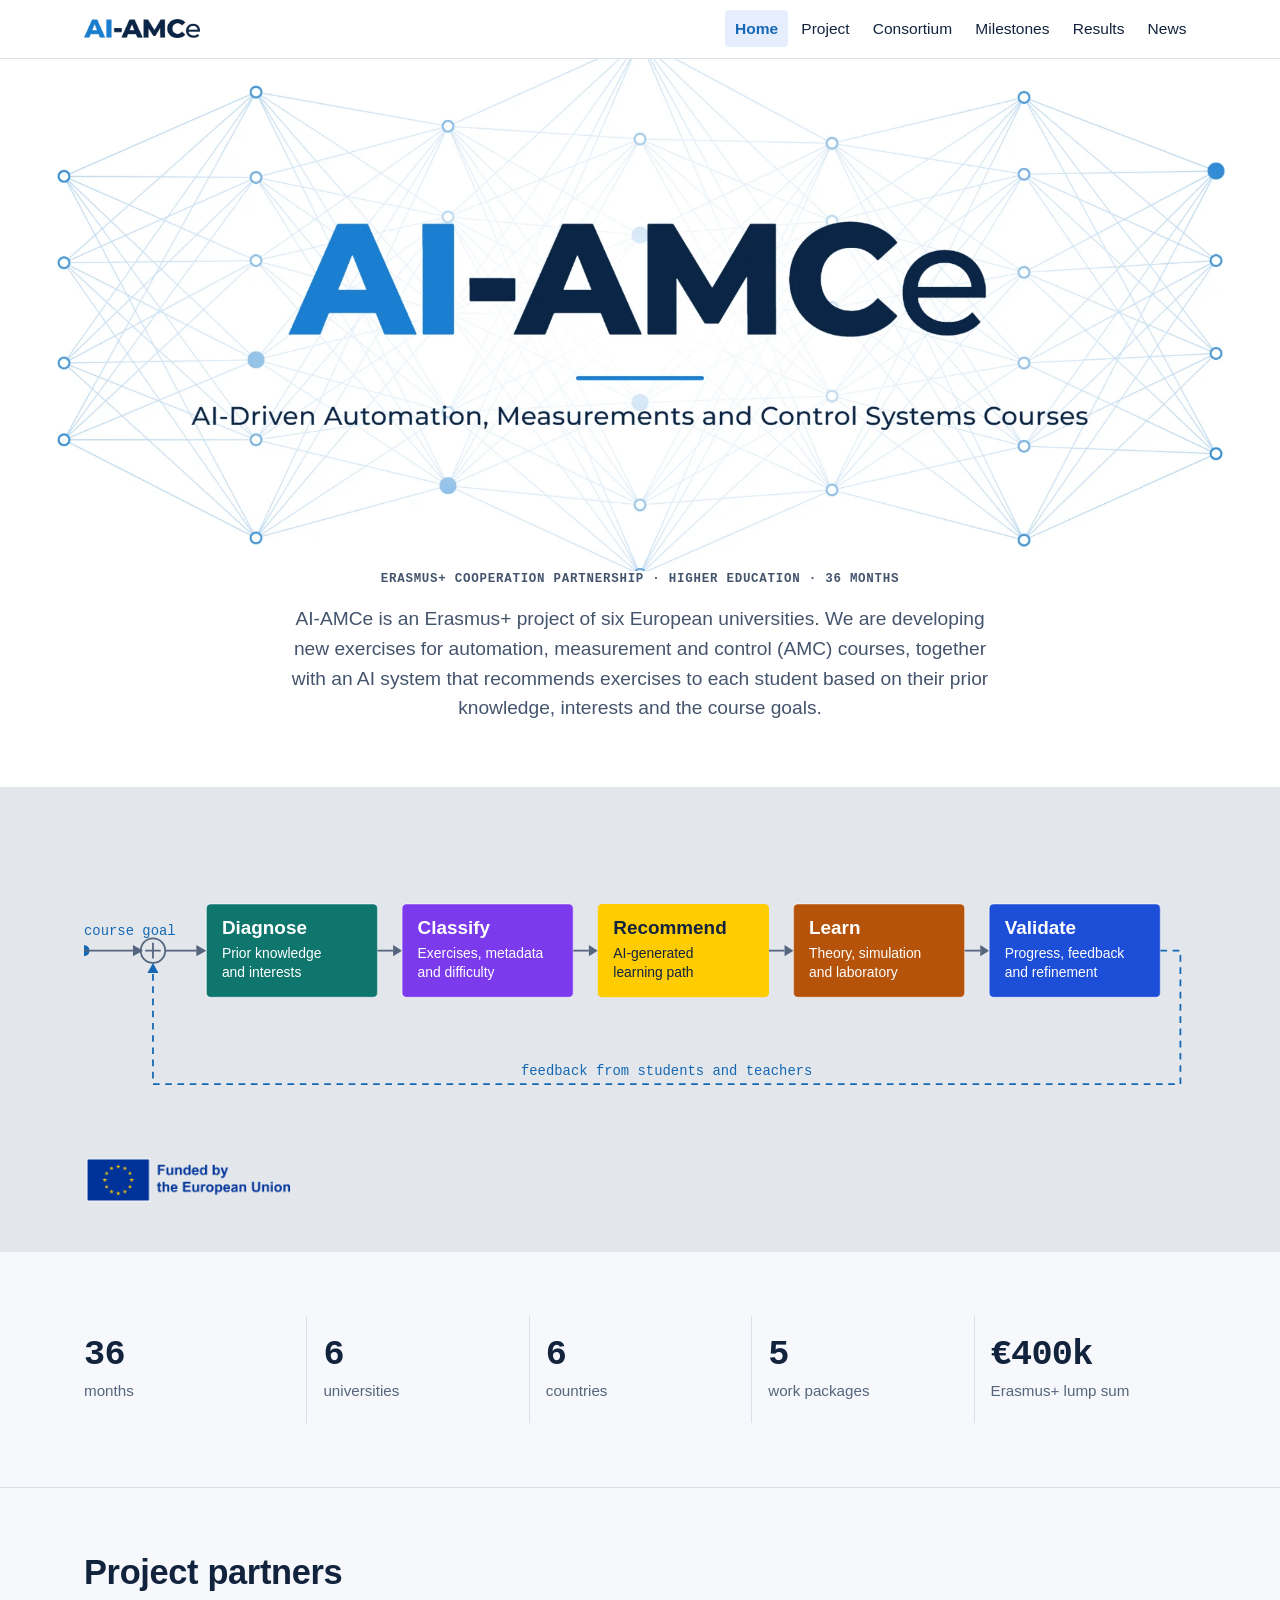
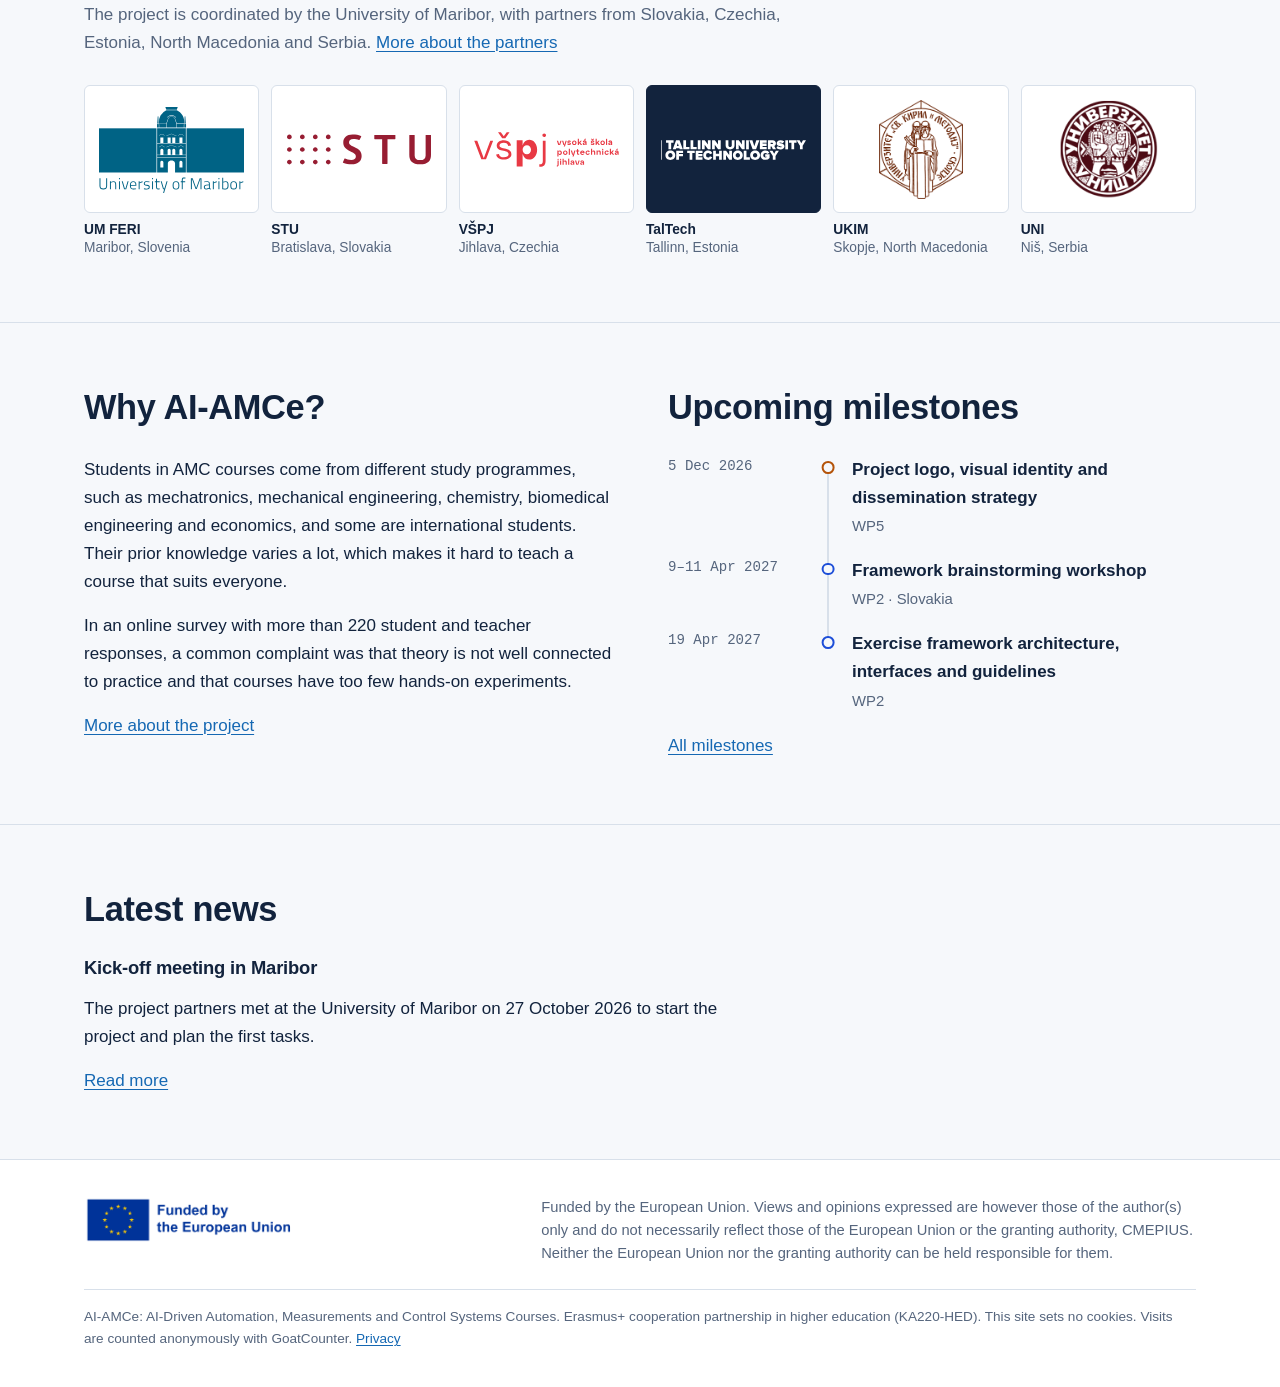
<file: site/index.html>
<!doctype html>
<html lang="en">
<head>
<meta charset="utf-8">
<meta name="viewport" content="width=device-width, initial-scale=1, viewport-fit=cover">
<title>AI-AMCe</title>
<meta name="description" content="AI-AMCe is an Erasmus+ project building an AI recommendation system for personalised automation, measurement and control courses.">
<meta property="og:type" content="website">
<meta property="og:site_name" content="AI-AMCe">
<meta property="og:title" content="AI-AMCe: AI-Driven Automation, Measurements and Control Systems Courses">
<meta property="og:description" content="AI-AMCe is an Erasmus+ project building an AI recommendation system for personalised automation, measurement and control courses.">
<meta property="og:url" content="https://ai-amce.feri.um.si/">
<meta property="og:image" content="https://ai-amce.feri.um.si/assets/img/og-image.jpg">
<link rel="canonical" href="https://ai-amce.feri.um.si/">
<link rel="icon" href="assets/img/favicon.svg" type="image/svg+xml">
<link rel="stylesheet" href="assets/css/site.css">
<script data-goatcounter="https://ai-amce.goatcounter.com/count" async src="//gc.zgo.at/count.js"></script>
<script src="assets/js/schedule.js" defer></script><script src="assets/js/site.js" defer></script>
</head>
<body>
<a class="skip" href="#main">Skip to content</a>
<header class="site-header"><div class="wrap">
<a class="brand" href="index.html"><picture><source srcset="assets/img/logo-header-dark.webp" media="(prefers-color-scheme: dark)"><img src="assets/img/logo-header.webp" alt="AI-AMCe home" width="640" height="106"></picture></a>
<nav class="nav" aria-label="Main"><a href="index.html" aria-current="page">Home</a><a href="project.html">Project</a><a href="consortium.html">Consortium</a><a href="milestones.html">Milestones</a><a href="results.html">Results</a><a href="news.html">News</a></nav>
</div></header>
<main id="main">


<div class="band hero">
<h1 class="hero-banner"><picture><source srcset="assets/img/logo-banner-dark.webp" media="(prefers-color-scheme: dark)"><img src="assets/img/logo-banner.webp" alt="AI-AMCe: AI-Driven Automation, Measurements and Control Systems Courses" width="2000" height="1000"></picture></h1>
<div class="wrap hero-text">
<p class="eyebrow">Erasmus+ cooperation partnership · Higher education · 36 months</p>
<p class="lede">AI-AMCe is an Erasmus+ project of six European universities. We are developing new exercises for automation, measurement and control (AMC) courses, together with an AI system that recommends exercises to each student based on their prior knowledge, interests and the course goals.</p>
</div>
</div>

<div class="schematic"><div class="wrap">
<svg class="loop loop-wide" viewBox="0 0 1000 260" role="img" aria-labelledby="loop-t"><title id="loop-t">Closed loop: from a course goal, students are diagnosed, exercises classified, an AI recommends a learning path, students learn, results are validated, and feedback returns to refine the next recommendation.</title><circle class="pulse" r="5"/><text class="t-sig" x="0" y="90.0">course goal</text><path class="wire" d="M0 104.0H44"/><path class="head" d="M44 99.0l9 5-9 5z"/><circle class="wire" cx="62" cy="104.0" r="11"/><path class="wire" d="M62 97.0v14M55 104.0h14"/><path class="wire" d="M73 104.0H101"/><path class="head" d="M101 99.0l9 5-9 5z"/><g class="step-diagnose"><rect class="block" x="110" y="62" width="154" height="84" rx="4"/><text class="t-title" x="124" y="89">Diagnose</text><text class="t-sub" x="124" y="111">Prior knowledge</text><text class="t-sub" x="124" y="128">and interests</text></g><path class="wire" d="M264 104.0h14"/><path class="head" d="M278 99.0l8 5-8 5z"/><g class="step-classify"><rect class="block" x="286" y="62" width="154" height="84" rx="4"/><text class="t-title" x="300" y="89">Classify</text><text class="t-sub" x="300" y="111">Exercises, metadata</text><text class="t-sub" x="300" y="128">and difficulty</text></g><path class="wire" d="M440 104.0h14"/><path class="head" d="M454 99.0l8 5-8 5z"/><g class="step-recommend"><rect class="block" x="462" y="62" width="154" height="84" rx="4"/><text class="t-title" x="476" y="89">Recommend</text><text class="t-sub" x="476" y="111">AI-generated</text><text class="t-sub" x="476" y="128">learning path</text></g><path class="wire" d="M616 104.0h14"/><path class="head" d="M630 99.0l8 5-8 5z"/><g class="step-learn"><rect class="block" x="638" y="62" width="154" height="84" rx="4"/><text class="t-title" x="652" y="89">Learn</text><text class="t-sub" x="652" y="111">Theory, simulation</text><text class="t-sub" x="652" y="128">and laboratory</text></g><path class="wire" d="M792 104.0h14"/><path class="head" d="M806 99.0l8 5-8 5z"/><g class="step-validate"><rect class="block" x="814" y="62" width="154" height="84" rx="4"/><text class="t-title" x="828" y="89">Validate</text><text class="t-sub" x="828" y="111">Progress, feedback</text><text class="t-sub" x="828" y="128">and refinement</text></g><path class="wire fb" d="M968 104.0H986V224H62V124.0"/><path class="head-fb" d="M57 124.0l5-9 5 9z"/><text class="t-sig" x="524" y="216" text-anchor="middle">feedback from students and teachers</text></svg><svg class="loop loop-tall" viewBox="0 0 340 504" role="img" aria-labelledby="loop-m"><title id="loop-m">Closed loop: from a course goal, students are diagnosed, exercises classified, an AI recommends a learning path, students learn, results are validated, and feedback returns to refine the next recommendation.</title><circle class="pulse" r="5"/><circle class="wire" cx="30" cy="60" r="11"/><path class="wire" d="M30 53v14M23 60h14"/><path class="wire" d="M30 0V39"/><path class="head" d="M25 39l5 9 5-9z"/><path class="wire" d="M41 60H63"/><path class="head" d="M63 55l9 5-9 5z"/><text class="t-sig" x="44" y="14">course goal</text><g class="step-diagnose"><rect class="block" x="72" y="24" width="262" height="72" rx="4"/><text class="t-title" x="86" y="53">Diagnose</text><text class="t-sub" x="86" y="76">Prior knowledge and interests</text></g><path class="wire" d="M203.0 96v15"/><path class="head" d="M198.0 111l5 9 5-9z"/><g class="step-classify"><rect class="block" x="72" y="120" width="262" height="72" rx="4"/><text class="t-title" x="86" y="149">Classify</text><text class="t-sub" x="86" y="172">Exercises, metadata, difficulty</text></g><path class="wire" d="M203.0 192v15"/><path class="head" d="M198.0 207l5 9 5-9z"/><g class="step-recommend"><rect class="block" x="72" y="216" width="262" height="72" rx="4"/><text class="t-title" x="86" y="245">Recommend</text><text class="t-sub" x="86" y="268">AI-generated learning path</text></g><path class="wire" d="M203.0 288v15"/><path class="head" d="M198.0 303l5 9 5-9z"/><g class="step-learn"><rect class="block" x="72" y="312" width="262" height="72" rx="4"/><text class="t-title" x="86" y="341">Learn</text><text class="t-sub" x="86" y="364">Theory, simulation, laboratory</text></g><path class="wire" d="M203.0 384v15"/><path class="head" d="M198.0 399l5 9 5-9z"/><g class="step-validate"><rect class="block" x="72" y="408" width="262" height="72" rx="4"/><text class="t-title" x="86" y="437">Validate</text><text class="t-sub" x="86" y="460">Progress, feedback, refinement</text></g><path class="wire fb" d="M72 444H30V82"/><path class="head-fb" d="M25 82l5-9 5 9z"/><text class="t-sig" transform="translate(18 280) rotate(-90)" text-anchor="middle">feedback</text></svg>
<div><picture class="eu-mark"><source srcset="assets/img/eu-funded-dark.png" media="(prefers-color-scheme: dark)"><img src="assets/img/eu-funded.png" alt="Funded by the European Union" width="960" height="214"></picture></div>
</div></div>

<section class="section" aria-labelledby="facts-h"><div class="wrap">
<h2 id="facts-h" class="skip">Project at a glance</h2>
<dl class="facts">
<div><dt>36</dt><dd>months</dd></div>
<div><dt>6</dt><dd>universities</dd></div>
<div><dt>6</dt><dd>countries</dd></div>
<div><dt>5</dt><dd>work packages</dd></div>
<div><dt>€400k</dt><dd>Erasmus+ lump sum</dd></div>
</dl>
</div></section>

<section class="section" aria-labelledby="partners-h"><div class="wrap">
<div class="section-head">
<h2 id="partners-h">Project partners</h2>
<p class="muted">The project is coordinated by the University of Maribor, with partners from Slovakia, Czechia, Estonia, North Macedonia and Serbia. <a href="consortium.html">More about the partners</a></p>
</div>
<ul class="logos"><li><a class="logo-tile" href="consortium.html#um"><img src="assets/logos/um.svg" alt="University of Maribor logo" loading="lazy"></a><span class="where"><b>UM FERI</b>Maribor, Slovenia</span></li><li><a class="logo-tile" href="consortium.html#stu"><img src="assets/logos/stu.svg" alt="Slovak University of Technology in Bratislava logo" loading="lazy"></a><span class="where"><b>STU</b>Bratislava, Slovakia</span></li><li><a class="logo-tile" href="consortium.html#vspj"><img src="assets/logos/vspj.svg" alt="College of Polytechnics Jihlava logo" loading="lazy"></a><span class="where"><b>VŠPJ</b>Jihlava, Czechia</span></li><li><a class="logo-tile reversed" href="consortium.html#taltech"><img src="assets/logos/taltech.svg" alt="Tallinn University of Technology logo" loading="lazy"></a><span class="where"><b>TalTech</b>Tallinn, Estonia</span></li><li><a class="logo-tile" href="consortium.html#ukim"><img src="assets/logos/ukim.png" alt="Ss. Cyril and Methodius University in Skopje logo" loading="lazy"></a><span class="where"><b>UKIM</b>Skopje, North Macedonia</span></li><li><a class="logo-tile" href="consortium.html#uni"><img src="assets/logos/nis.webp" alt="University of Niš logo" loading="lazy"></a><span class="where"><b>UNI</b>Niš, Serbia</span></li></ul>
</div></section>

<section class="section"><div class="wrap split">
<div>
<div class="section-head">
<h2>Why AI-AMCe?</h2>
</div>
<div class="prose">
<p>Students in AMC courses come from different study programmes, such as mechatronics, mechanical engineering, chemistry, biomedical engineering and economics, and some are international students. Their prior knowledge varies a lot, which makes it hard to teach a course that suits everyone.</p>
<p>In an online survey with more than 220 student and teacher responses, a common complaint was that theory is not well connected to practice and that courses have too few hands-on experiments.</p>
<p><a href="project.html">More about the project</a></p>
</div>
</div>
<div>
<div class="section-head">
<h2>Upcoming milestones</h2>
</div>
<ol class="rail" id="coming-up"></ol>
<noscript><p>See the <a href="milestones.html">Milestones</a> page.</p></noscript>
<p><a href="milestones.html">All milestones</a></p>
</div>
</div></section>

<section class="section"><div class="wrap">
<div class="section-head"><h2>Latest news</h2></div>
<div class="prose">
<h3>Kick-off meeting in Maribor</h3>
<p>The project partners met at the University of Maribor on 27 October 2026 to start the project and plan the first tasks.</p>
<p><a href="news.html#kick-off">Read more</a></p>
</div>
</div></section>

</main>
<footer class="site-footer"><div class="wrap">
<div><picture class="eu-mark"><source srcset="assets/img/eu-funded-dark.png" media="(prefers-color-scheme: dark)"><img src="assets/img/eu-funded.png" alt="Funded by the European Union" width="960" height="214"></picture></div>
<p class="disclaimer">Funded by the European Union. Views and opinions expressed are however those of the author(s) only and do not necessarily reflect those of the European Union or the granting authority, CMEPIUS. Neither the European Union nor the granting authority can be held responsible for them.</p>
<p class="meta">AI-AMCe: AI-Driven Automation, Measurements and Control Systems Courses. Erasmus+ cooperation partnership in higher education (KA220-HED). This site sets no cookies. Visits are counted anonymously with GoatCounter. <a href="privacy.html">Privacy</a></p>
</div></footer>
</body>
</html>
</file>
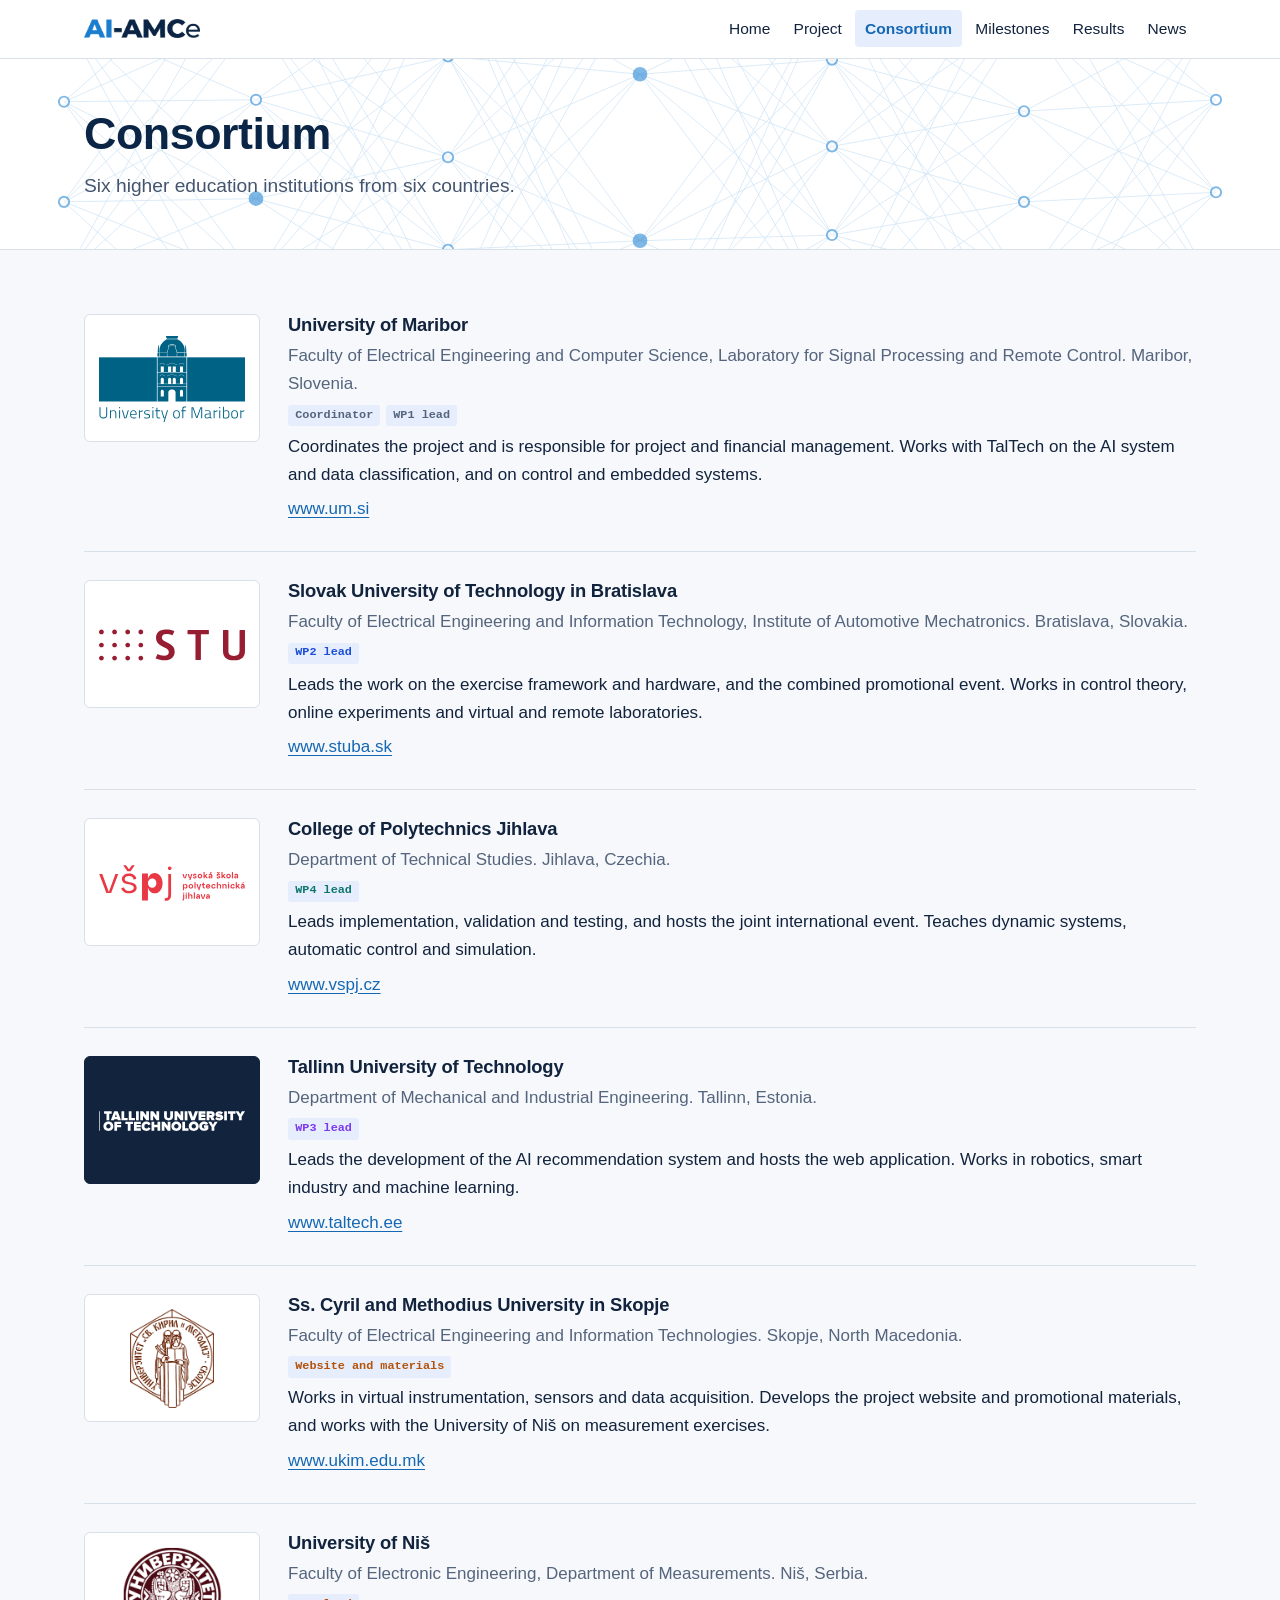
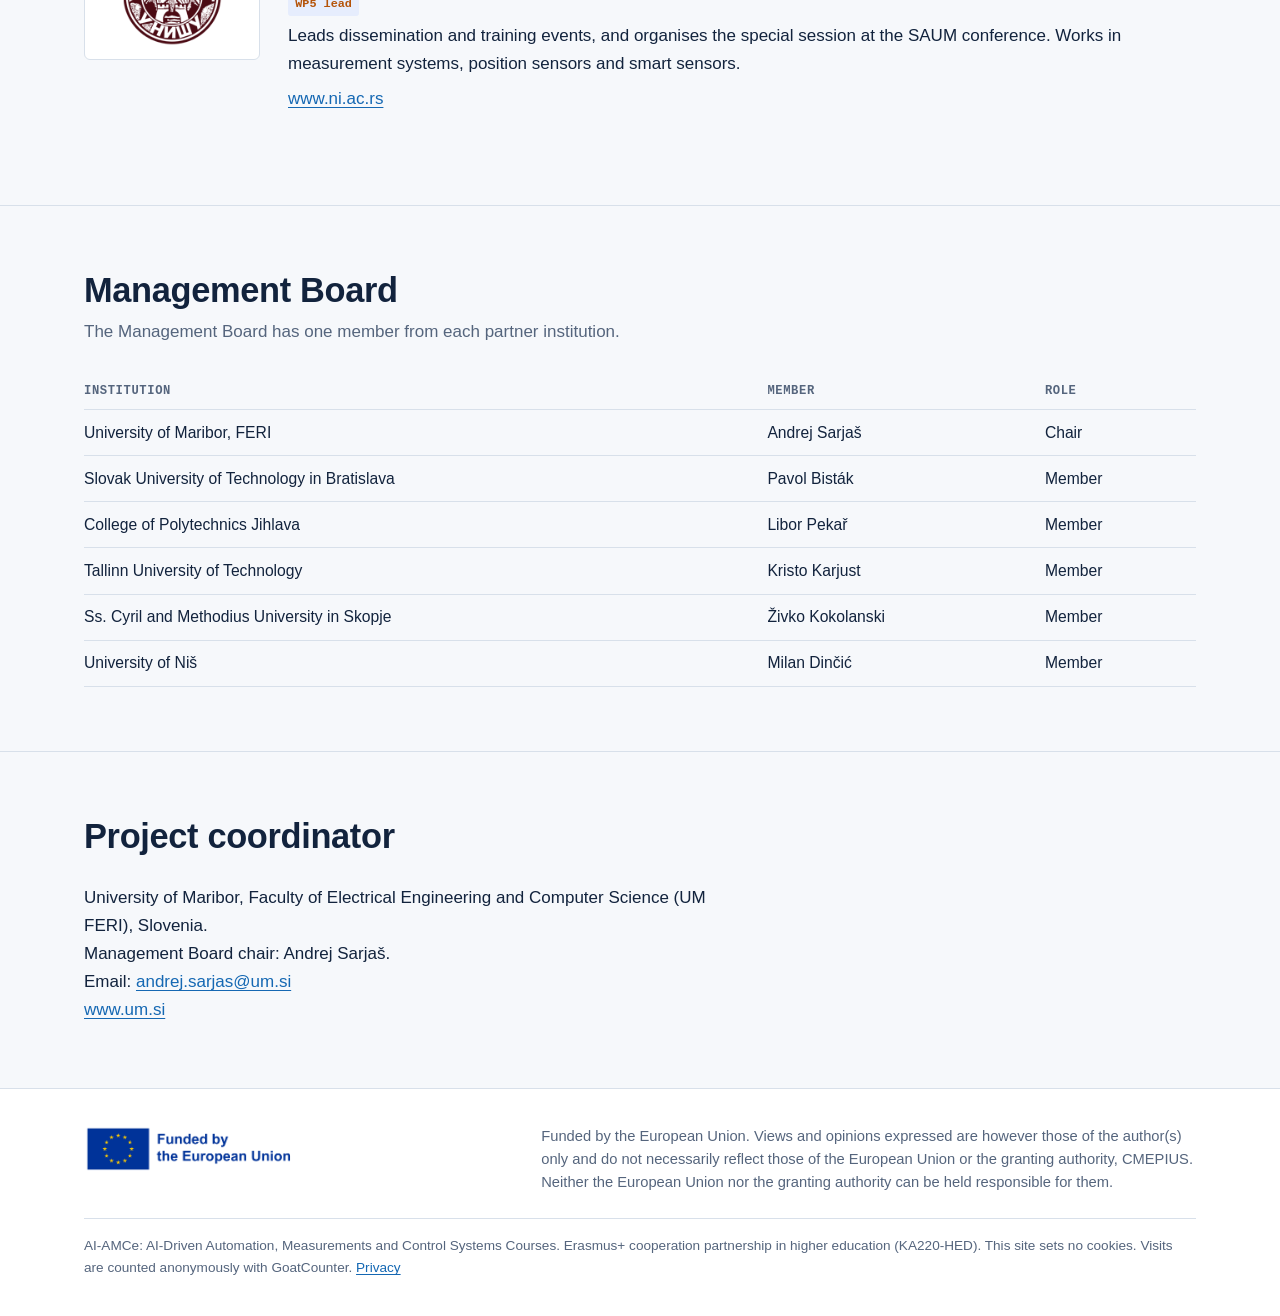
<file: site/consortium.html>
<!doctype html>
<html lang="en">
<head>
<meta charset="utf-8">
<meta name="viewport" content="width=device-width, initial-scale=1, viewport-fit=cover">
<title>Consortium | AI-AMCe</title>
<meta name="description" content="The six universities behind AI-AMCe.">
<meta property="og:type" content="website">
<meta property="og:site_name" content="AI-AMCe">
<meta property="og:title" content="Consortium | AI-AMCe">
<meta property="og:description" content="The six universities behind AI-AMCe.">
<meta property="og:url" content="https://ai-amce.feri.um.si/consortium.html">
<meta property="og:image" content="https://ai-amce.feri.um.si/assets/img/og-image.jpg">
<link rel="canonical" href="https://ai-amce.feri.um.si/consortium.html">
<link rel="icon" href="assets/img/favicon.svg" type="image/svg+xml">
<link rel="stylesheet" href="assets/css/site.css">
<script data-goatcounter="https://ai-amce.goatcounter.com/count" async src="//gc.zgo.at/count.js"></script>

</head>
<body>
<a class="skip" href="#main">Skip to content</a>
<header class="site-header"><div class="wrap">
<a class="brand" href="index.html"><picture><source srcset="assets/img/logo-header-dark.webp" media="(prefers-color-scheme: dark)"><img src="assets/img/logo-header.webp" alt="AI-AMCe home" width="640" height="106"></picture></a>
<nav class="nav" aria-label="Main"><a href="index.html">Home</a><a href="project.html">Project</a><a href="consortium.html" aria-current="page">Consortium</a><a href="milestones.html">Milestones</a><a href="results.html">Results</a><a href="news.html">News</a></nav>
</div></header>
<main id="main">
<div class="band page-head"><div class="wrap"><h1>Consortium</h1><p class="lede">Six higher education institutions from six countries.</p></div></div>

<section class="section"><div class="wrap">
<ul class="partners"><li class="partner" id="um"><div class="logo-tile"><img src="assets/logos/um.svg" alt="University of Maribor logo" loading="lazy"></div><div class="body">
<h3>University of Maribor</h3>
<p class="muted">Faculty of Electrical Engineering and Computer Science, Laboratory for Signal Processing and Remote Control. Maribor, Slovenia.</p>
<div class="tags"><span class="tag wp1">Coordinator</span><span class="tag wp1">WP1 lead</span></div>
<p>Coordinates the project and is responsible for project and financial management. Works with TalTech on the AI system and data classification, and on control and embedded systems.</p>
<p><a href="https://www.um.si" rel="noopener">www.um.si</a></p>
</div></li><li class="partner" id="stu"><div class="logo-tile"><img src="assets/logos/stu.svg" alt="Slovak University of Technology in Bratislava logo" loading="lazy"></div><div class="body">
<h3>Slovak University of Technology in Bratislava</h3>
<p class="muted">Faculty of Electrical Engineering and Information Technology, Institute of Automotive Mechatronics. Bratislava, Slovakia.</p>
<div class="tags"><span class="tag wp2">WP2 lead</span></div>
<p>Leads the work on the exercise framework and hardware, and the combined promotional event. Works in control theory, online experiments and virtual and remote laboratories.</p>
<p><a href="https://www.stuba.sk" rel="noopener">www.stuba.sk</a></p>
</div></li><li class="partner" id="vspj"><div class="logo-tile"><img src="assets/logos/vspj.svg" alt="College of Polytechnics Jihlava logo" loading="lazy"></div><div class="body">
<h3>College of Polytechnics Jihlava</h3>
<p class="muted">Department of Technical Studies. Jihlava, Czechia.</p>
<div class="tags"><span class="tag wp4">WP4 lead</span></div>
<p>Leads implementation, validation and testing, and hosts the joint international event. Teaches dynamic systems, automatic control and simulation.</p>
<p><a href="https://www.vspj.cz" rel="noopener">www.vspj.cz</a></p>
</div></li><li class="partner" id="taltech"><div class="logo-tile reversed"><img src="assets/logos/taltech.svg" alt="Tallinn University of Technology logo" loading="lazy"></div><div class="body">
<h3>Tallinn University of Technology</h3>
<p class="muted">Department of Mechanical and Industrial Engineering. Tallinn, Estonia.</p>
<div class="tags"><span class="tag wp3">WP3 lead</span></div>
<p>Leads the development of the AI recommendation system and hosts the web application. Works in robotics, smart industry and machine learning.</p>
<p><a href="https://taltech.ee" rel="noopener">www.taltech.ee</a></p>
</div></li><li class="partner" id="ukim"><div class="logo-tile"><img src="assets/logos/ukim.png" alt="Ss. Cyril and Methodius University in Skopje logo" loading="lazy"></div><div class="body">
<h3>Ss. Cyril and Methodius University in Skopje</h3>
<p class="muted">Faculty of Electrical Engineering and Information Technologies. Skopje, North Macedonia.</p>
<div class="tags"><span class="tag wp5">Website and materials</span></div>
<p>Works in virtual instrumentation, sensors and data acquisition. Develops the project website and promotional materials, and works with the University of Niš on measurement exercises.</p>
<p><a href="https://www.ukim.edu.mk" rel="noopener">www.ukim.edu.mk</a></p>
</div></li><li class="partner" id="uni"><div class="logo-tile"><img src="assets/logos/nis.webp" alt="University of Niš logo" loading="lazy"></div><div class="body">
<h3>University of Niš</h3>
<p class="muted">Faculty of Electronic Engineering, Department of Measurements. Niš, Serbia.</p>
<div class="tags"><span class="tag wp5">WP5 lead</span></div>
<p>Leads dissemination and training events, and organises the special session at the SAUM conference. Works in measurement systems, position sensors and smart sensors.</p>
<p><a href="https://www.ni.ac.rs" rel="noopener">www.ni.ac.rs</a></p>
</div></li></ul>
</div></section>

<section class="section"><div class="wrap">
<div class="section-head"><h2>Management Board</h2>
<p class="muted">The Management Board has one member from each partner institution.</p></div>
<div class="table-scroll"><table>
<thead><tr><th scope="col">Institution</th><th scope="col">Member</th><th scope="col">Role</th></tr></thead>
<tbody><tr><td>University of Maribor, FERI</td><td>Andrej Sarjaš</td><td>Chair</td></tr><tr><td>Slovak University of Technology in Bratislava</td><td>Pavol Bisták</td><td>Member</td></tr><tr><td>College of Polytechnics Jihlava</td><td>Libor Pekař</td><td>Member</td></tr><tr><td>Tallinn University of Technology</td><td>Kristo Karjust</td><td>Member</td></tr><tr><td>Ss. Cyril and Methodius University in Skopje</td><td>Živko Kokolanski</td><td>Member</td></tr><tr><td>University of Niš</td><td>Milan Dinčić</td><td>Member</td></tr></tbody>
</table></div>
</div></section>

<section class="section" id="contact"><div class="wrap">
<div class="section-head"><h2>Project coordinator</h2></div>
<div class="prose">
<p>University of Maribor, Faculty of Electrical Engineering and Computer Science (UM FERI), Slovenia.<br>
Management Board chair: Andrej Sarjaš.<br>
Email: <a href="mailto:andrej.sarjas@um.si">andrej.sarjas@um.si</a><br>
<a href="https://www.um.si" rel="noopener">www.um.si</a></p>
</div>
</div></section>

</main>
<footer class="site-footer"><div class="wrap">
<div><picture class="eu-mark"><source srcset="assets/img/eu-funded-dark.png" media="(prefers-color-scheme: dark)"><img src="assets/img/eu-funded.png" alt="Funded by the European Union" width="960" height="214"></picture></div>
<p class="disclaimer">Funded by the European Union. Views and opinions expressed are however those of the author(s) only and do not necessarily reflect those of the European Union or the granting authority, CMEPIUS. Neither the European Union nor the granting authority can be held responsible for them.</p>
<p class="meta">AI-AMCe: AI-Driven Automation, Measurements and Control Systems Courses. Erasmus+ cooperation partnership in higher education (KA220-HED). This site sets no cookies. Visits are counted anonymously with GoatCounter. <a href="privacy.html">Privacy</a></p>
</div></footer>
</body>
</html>
</file>
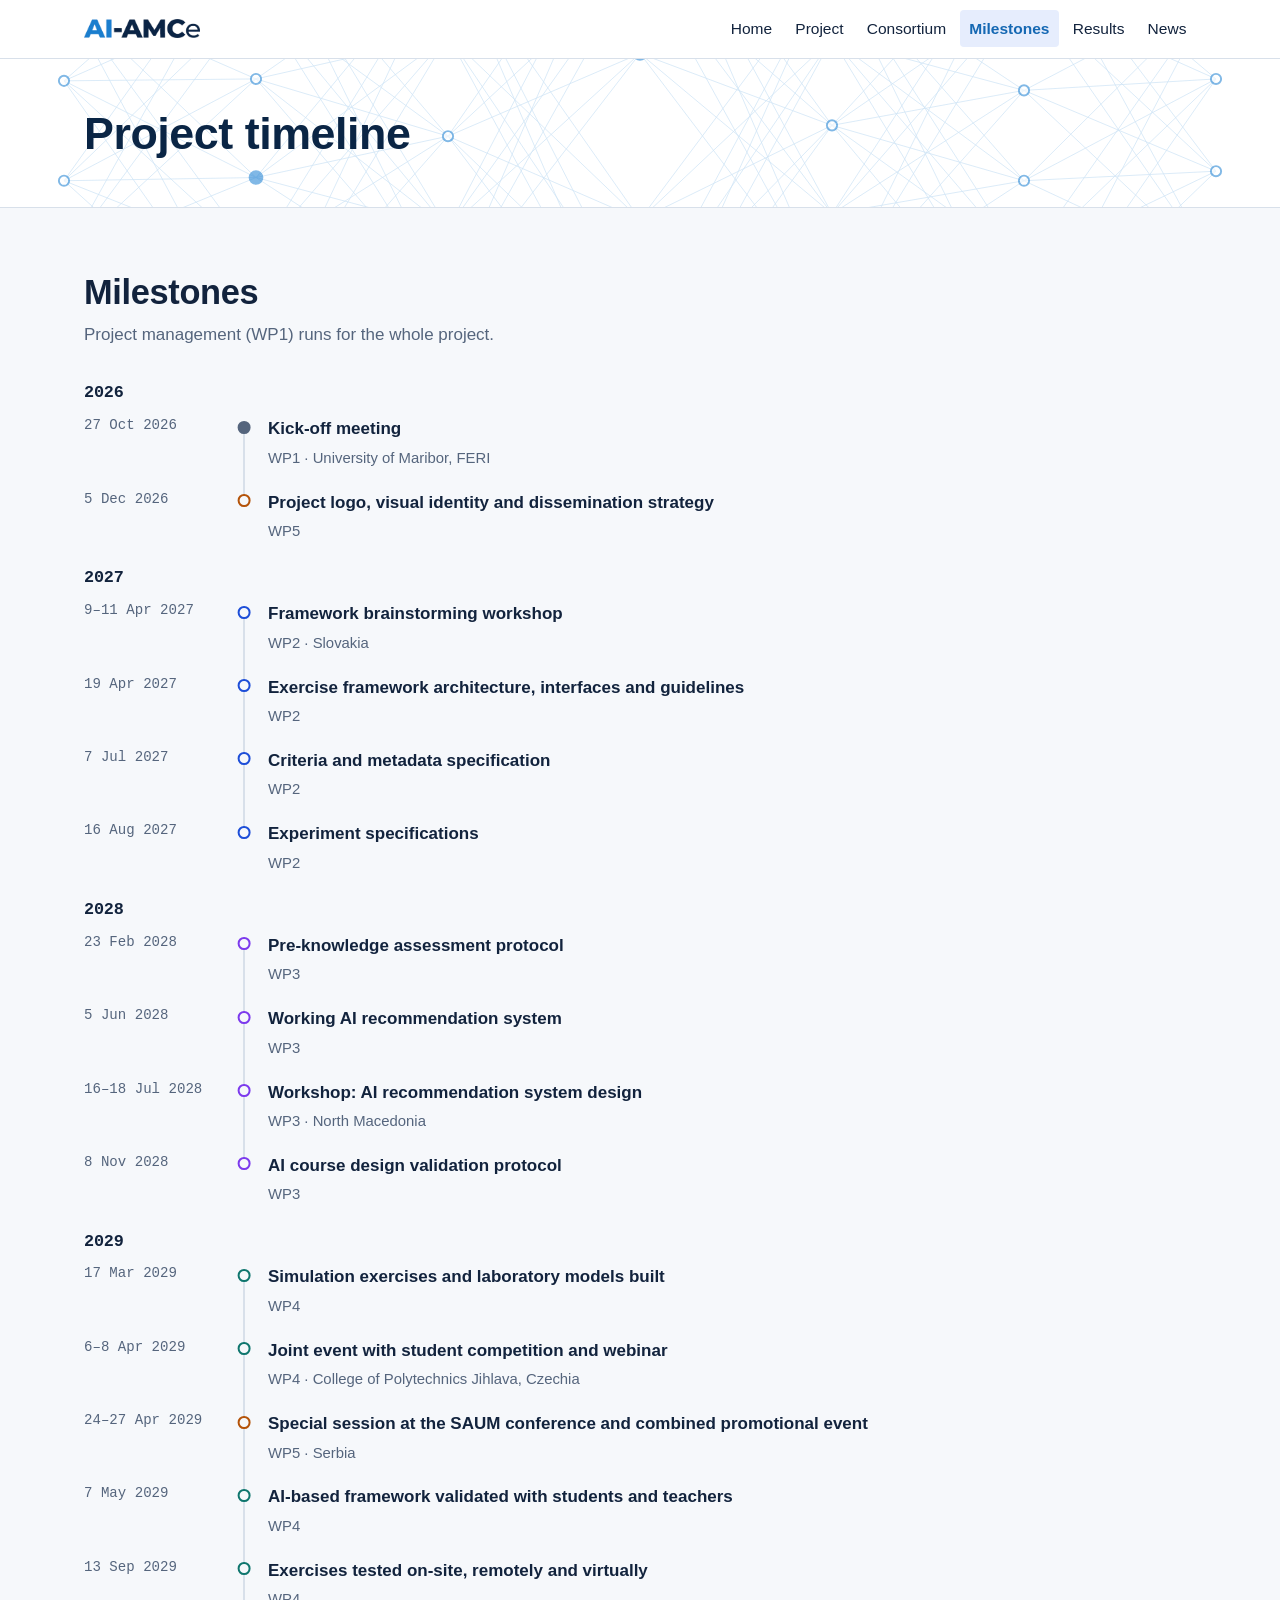
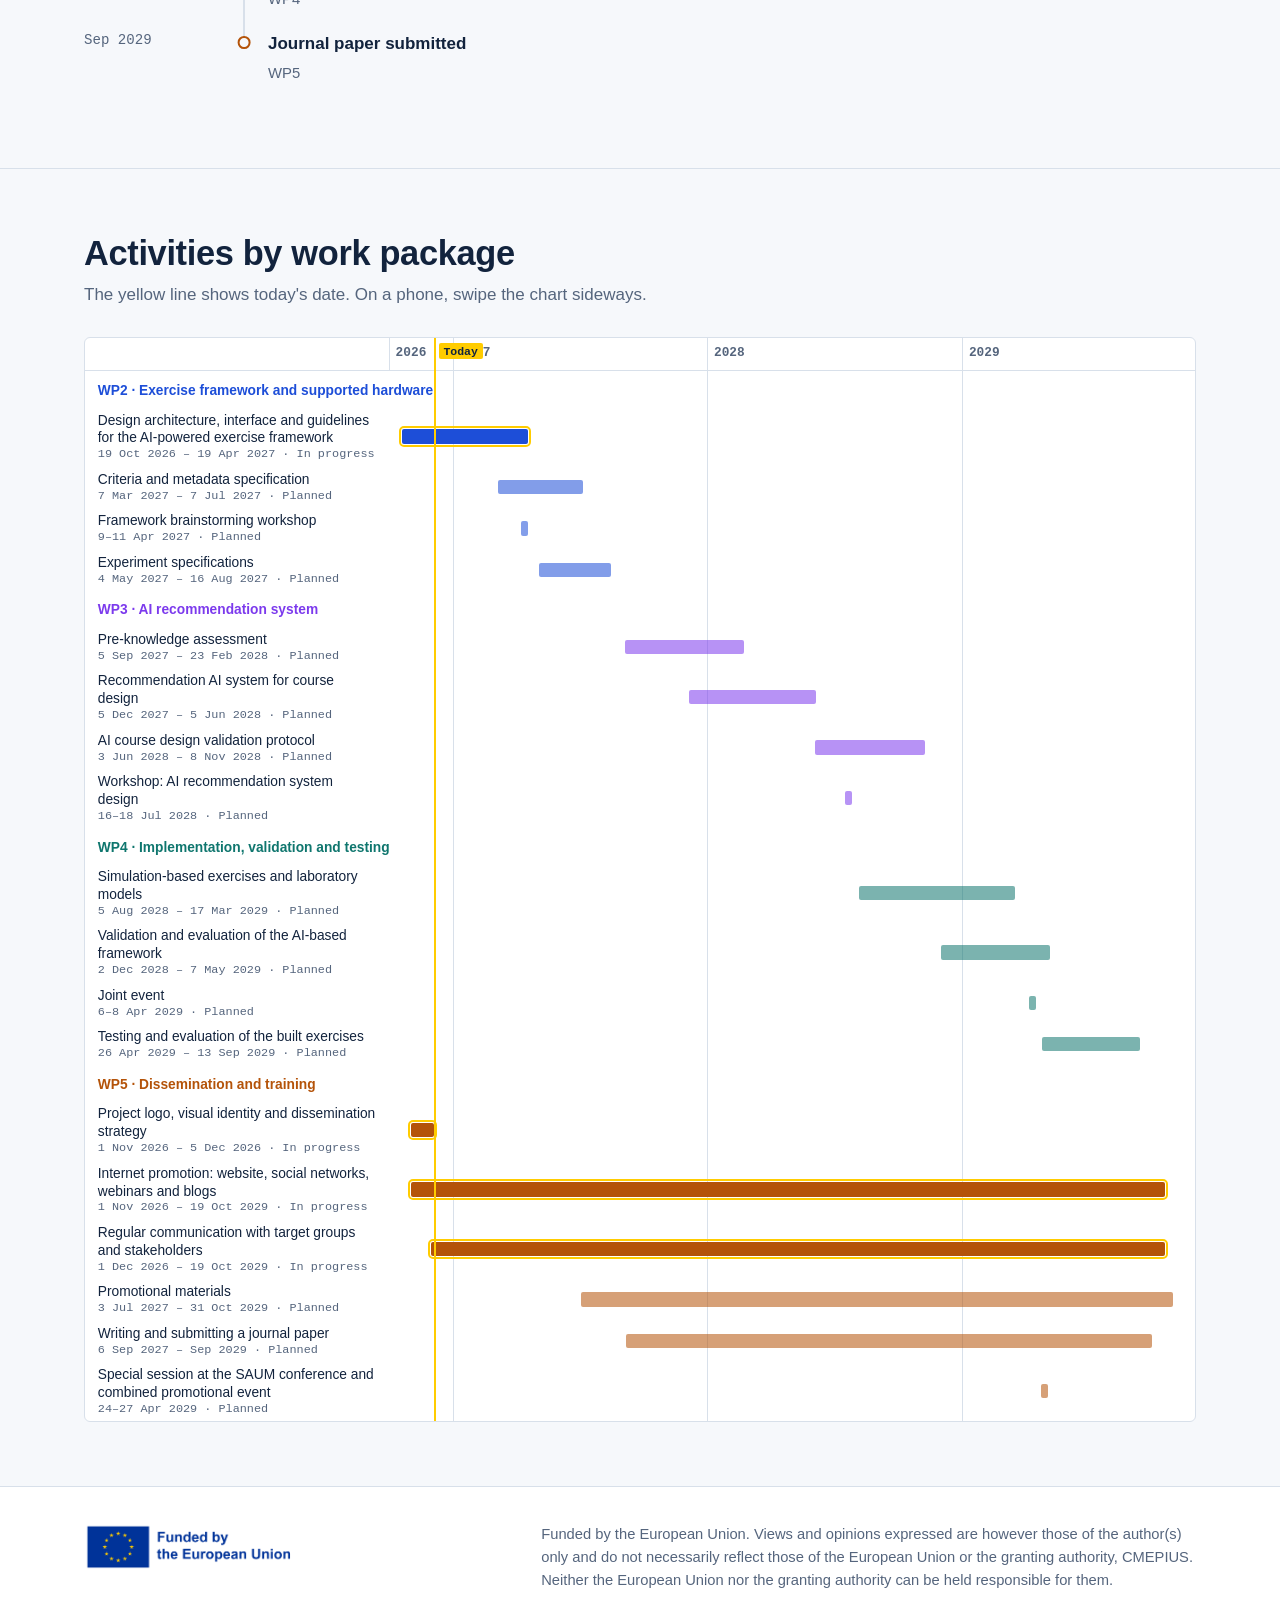
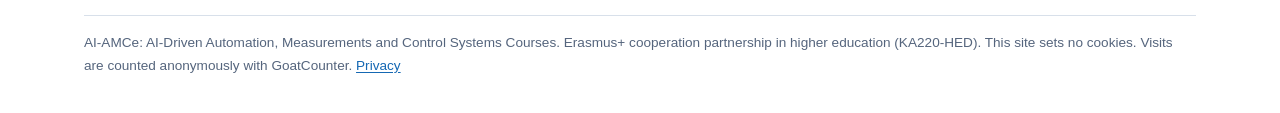
<file: site/milestones.html>
<!doctype html>
<html lang="en">
<head>
<meta charset="utf-8">
<meta name="viewport" content="width=device-width, initial-scale=1, viewport-fit=cover">
<title>Milestones | AI-AMCe</title>
<meta name="description" content="AI-AMCe milestones and project timeline.">
<meta property="og:type" content="website">
<meta property="og:site_name" content="AI-AMCe">
<meta property="og:title" content="Milestones | AI-AMCe">
<meta property="og:description" content="AI-AMCe milestones and project timeline.">
<meta property="og:url" content="https://ai-amce.feri.um.si/milestones.html">
<meta property="og:image" content="https://ai-amce.feri.um.si/assets/img/og-image.jpg">
<link rel="canonical" href="https://ai-amce.feri.um.si/milestones.html">
<link rel="icon" href="assets/img/favicon.svg" type="image/svg+xml">
<link rel="stylesheet" href="assets/css/site.css">
<script data-goatcounter="https://ai-amce.goatcounter.com/count" async src="//gc.zgo.at/count.js"></script>
<script src="assets/js/schedule.js" defer></script><script src="assets/js/site.js" defer></script>
</head>
<body>
<a class="skip" href="#main">Skip to content</a>
<header class="site-header"><div class="wrap">
<a class="brand" href="index.html"><picture><source srcset="assets/img/logo-header-dark.webp" media="(prefers-color-scheme: dark)"><img src="assets/img/logo-header.webp" alt="AI-AMCe home" width="640" height="106"></picture></a>
<nav class="nav" aria-label="Main"><a href="index.html">Home</a><a href="project.html">Project</a><a href="consortium.html">Consortium</a><a href="milestones.html" aria-current="page">Milestones</a><a href="results.html">Results</a><a href="news.html">News</a></nav>
</div></header>
<main id="main">
<div class="band page-head"><div class="wrap"><h1>Project timeline</h1></div></div>

<section class="section"><div class="wrap">
<div class="section-head"><h2>Milestones</h2>
<p class="muted">Project management (WP1) runs for the whole project.</p></div>
<div id="milestones"></div>
<noscript><p>This list needs JavaScript. The dates are in assets/js/schedule.js.</p></noscript>
</div></section>

<section class="section"><div class="wrap">
<div class="section-head"><h2>Activities by work package</h2>
<p class="muted">The yellow line shows today's date. On a phone, swipe the chart sideways.</p></div>
<div class="gantt-scroll" tabindex="0" role="region" aria-label="Timeline of project activities by work package"><div class="gantt" id="gantt"></div></div>
</div></section>

</main>
<footer class="site-footer"><div class="wrap">
<div><picture class="eu-mark"><source srcset="assets/img/eu-funded-dark.png" media="(prefers-color-scheme: dark)"><img src="assets/img/eu-funded.png" alt="Funded by the European Union" width="960" height="214"></picture></div>
<p class="disclaimer">Funded by the European Union. Views and opinions expressed are however those of the author(s) only and do not necessarily reflect those of the European Union or the granting authority, CMEPIUS. Neither the European Union nor the granting authority can be held responsible for them.</p>
<p class="meta">AI-AMCe: AI-Driven Automation, Measurements and Control Systems Courses. Erasmus+ cooperation partnership in higher education (KA220-HED). This site sets no cookies. Visits are counted anonymously with GoatCounter. <a href="privacy.html">Privacy</a></p>
</div></footer>
</body>
</html>
</file>
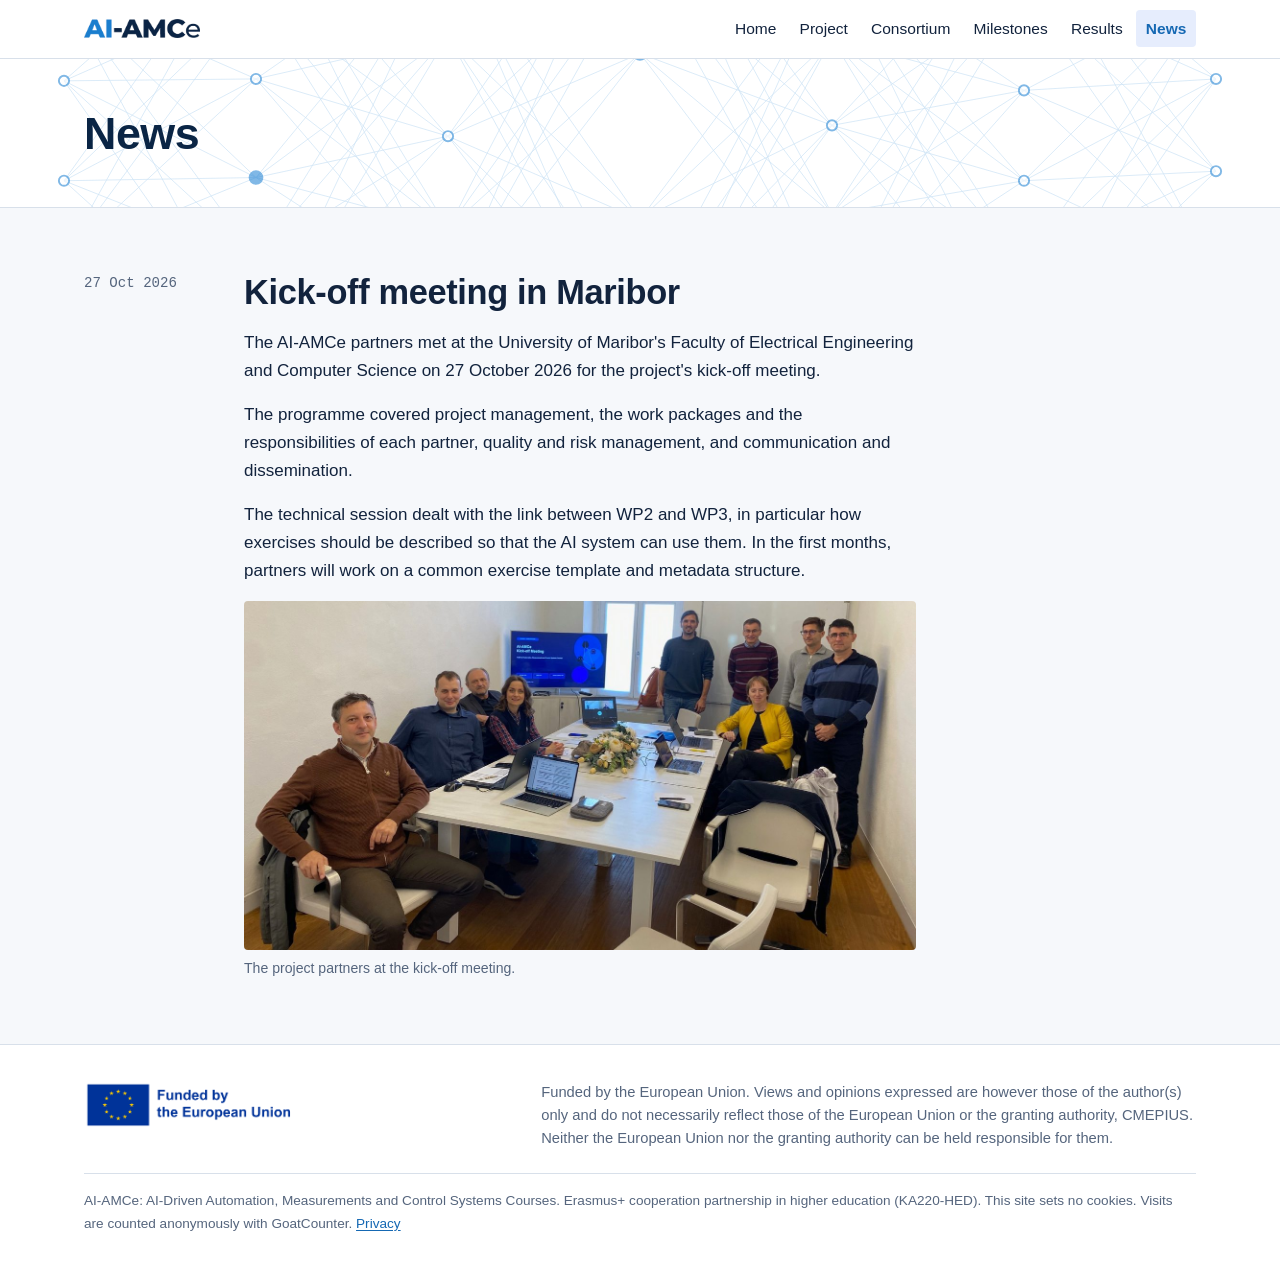
<file: site/news.html>
<!doctype html>
<html lang="en">
<head>
<meta charset="utf-8">
<meta name="viewport" content="width=device-width, initial-scale=1, viewport-fit=cover">
<title>News | AI-AMCe</title>
<meta name="description" content="News from the AI-AMCe project.">
<meta property="og:type" content="website">
<meta property="og:site_name" content="AI-AMCe">
<meta property="og:title" content="News | AI-AMCe">
<meta property="og:description" content="News from the AI-AMCe project.">
<meta property="og:url" content="https://ai-amce.feri.um.si/news.html">
<meta property="og:image" content="https://ai-amce.feri.um.si/assets/img/og-image.jpg">
<link rel="canonical" href="https://ai-amce.feri.um.si/news.html">
<link rel="icon" href="assets/img/favicon.svg" type="image/svg+xml">
<link rel="stylesheet" href="assets/css/site.css">
<script data-goatcounter="https://ai-amce.goatcounter.com/count" async src="//gc.zgo.at/count.js"></script>

</head>
<body>
<a class="skip" href="#main">Skip to content</a>
<header class="site-header"><div class="wrap">
<a class="brand" href="index.html"><picture><source srcset="assets/img/logo-header-dark.webp" media="(prefers-color-scheme: dark)"><img src="assets/img/logo-header.webp" alt="AI-AMCe home" width="640" height="106"></picture></a>
<nav class="nav" aria-label="Main"><a href="index.html">Home</a><a href="project.html">Project</a><a href="consortium.html">Consortium</a><a href="milestones.html">Milestones</a><a href="results.html">Results</a><a href="news.html" aria-current="page">News</a></nav>
</div></header>
<main id="main">
<div class="band page-head"><div class="wrap"><h1>News</h1></div></div>

<section class="section"><div class="wrap">
<article class="post" id="kick-off">
<time datetime="2026-10-27">27 Oct 2026</time>
<div class="prose">
<h2>Kick-off meeting in Maribor</h2>
<p>The AI-AMCe partners met at the University of Maribor's Faculty of Electrical Engineering and Computer Science on 27 October 2026 for the project's kick-off meeting.</p>
<p>The programme covered project management, the work packages and the responsibilities of each partner, quality and risk management, and communication and dissemination.</p>
<p>The technical session dealt with the link between WP2 and WP3, in particular how exercises should be described so that the AI system can use them. In the first months, partners will work on a common exercise template and metadata structure.</p>
<figure>
<img src="assets/img/kickoff-meeting.jpg" alt="Project partners around a meeting table, some seated and some standing, with the AI-AMCe kick-off slide on a screen and a remote participant on a laptop" width="1400" height="727">
<figcaption>The project partners at the kick-off meeting.</figcaption>
</figure>
</div>
</article>
</div></section>

</main>
<footer class="site-footer"><div class="wrap">
<div><picture class="eu-mark"><source srcset="assets/img/eu-funded-dark.png" media="(prefers-color-scheme: dark)"><img src="assets/img/eu-funded.png" alt="Funded by the European Union" width="960" height="214"></picture></div>
<p class="disclaimer">Funded by the European Union. Views and opinions expressed are however those of the author(s) only and do not necessarily reflect those of the European Union or the granting authority, CMEPIUS. Neither the European Union nor the granting authority can be held responsible for them.</p>
<p class="meta">AI-AMCe: AI-Driven Automation, Measurements and Control Systems Courses. Erasmus+ cooperation partnership in higher education (KA220-HED). This site sets no cookies. Visits are counted anonymously with GoatCounter. <a href="privacy.html">Privacy</a></p>
</div></footer>
</body>
</html>
</file>
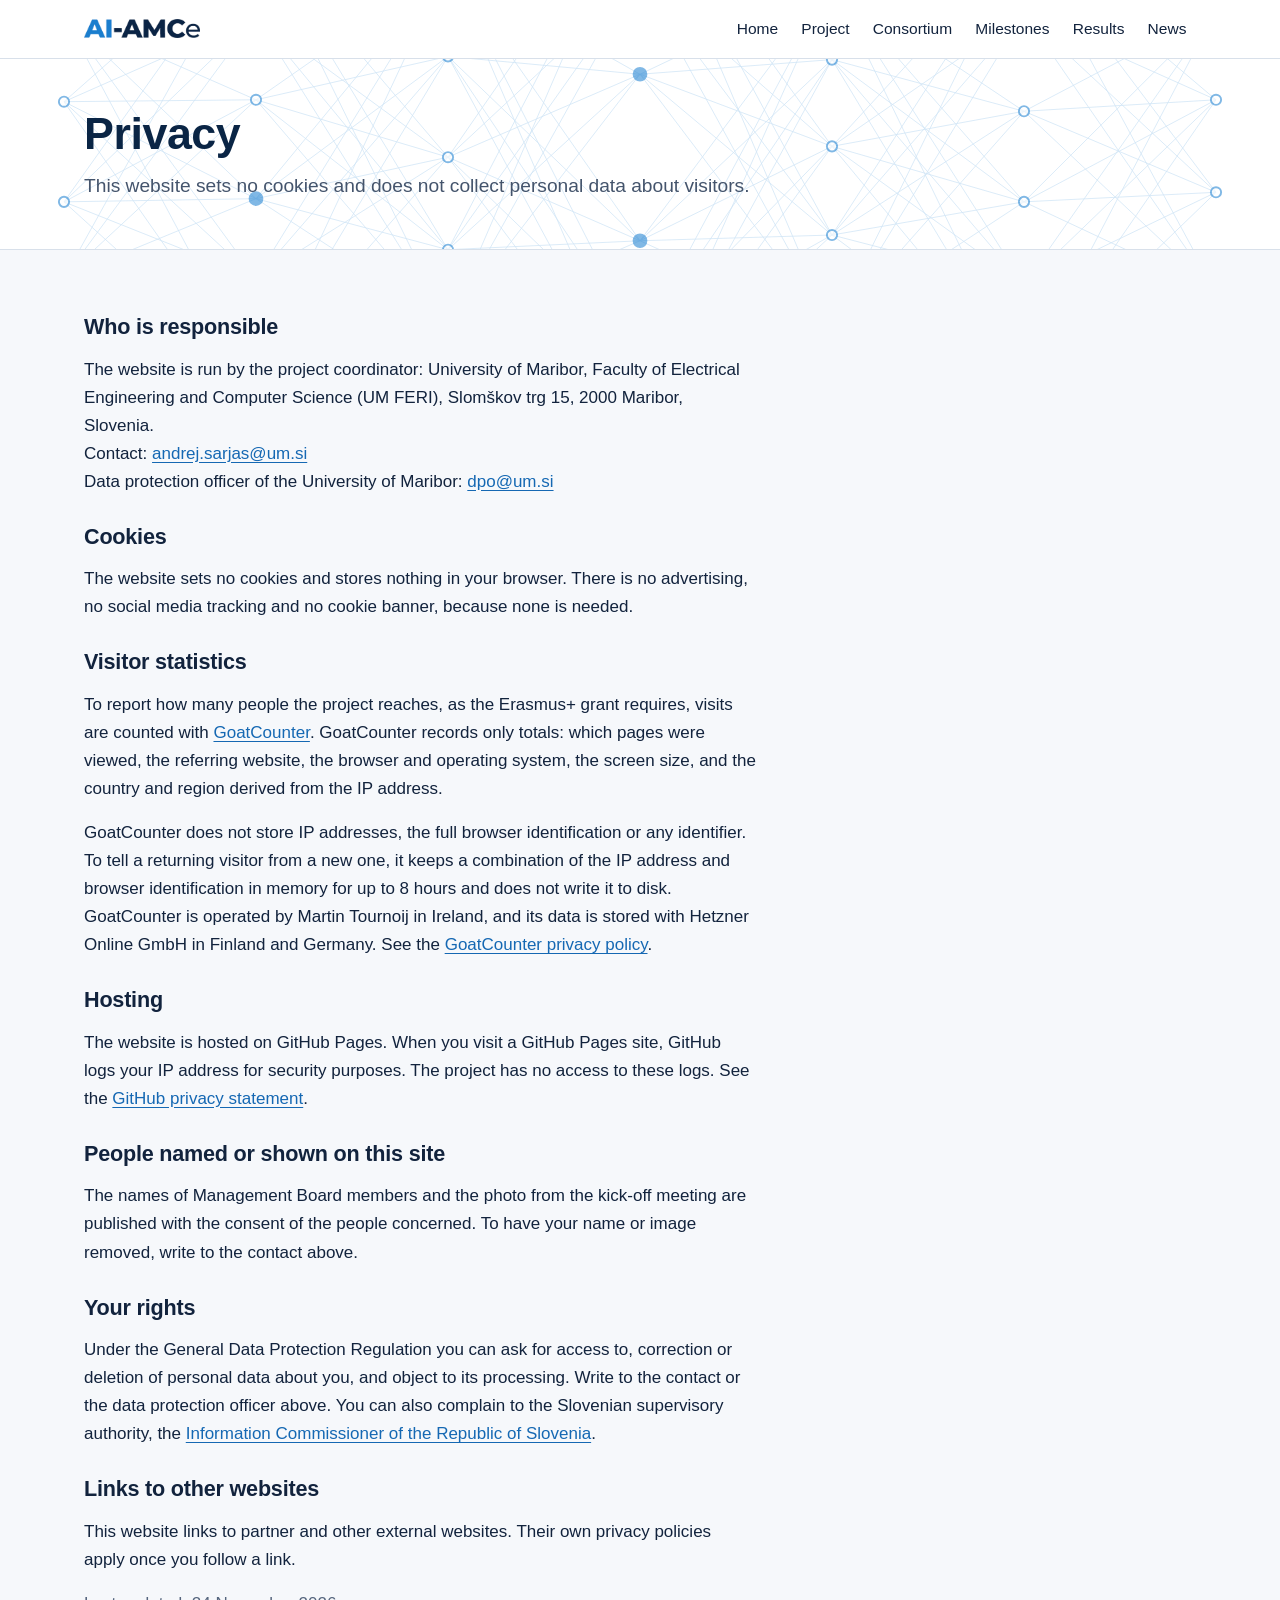
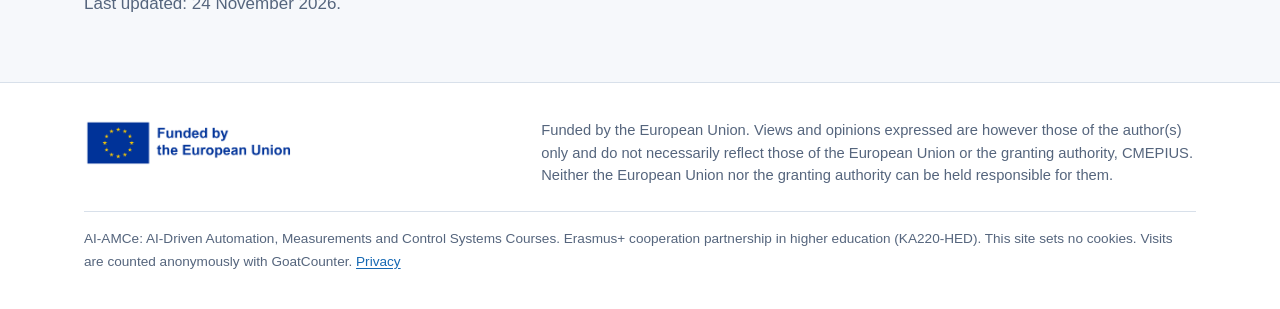
<file: site/privacy.html>
<!doctype html>
<html lang="en">
<head>
<meta charset="utf-8">
<meta name="viewport" content="width=device-width, initial-scale=1, viewport-fit=cover">
<title>Privacy | AI-AMCe</title>
<meta name="description" content="How the AI-AMCe website handles visitor data.">
<meta property="og:type" content="website">
<meta property="og:site_name" content="AI-AMCe">
<meta property="og:title" content="Privacy | AI-AMCe">
<meta property="og:description" content="How the AI-AMCe website handles visitor data.">
<meta property="og:url" content="https://ai-amce.feri.um.si/privacy.html">
<meta property="og:image" content="https://ai-amce.feri.um.si/assets/img/og-image.jpg">
<link rel="canonical" href="https://ai-amce.feri.um.si/privacy.html">
<link rel="icon" href="assets/img/favicon.svg" type="image/svg+xml">
<link rel="stylesheet" href="assets/css/site.css">
<script data-goatcounter="https://ai-amce.goatcounter.com/count" async src="//gc.zgo.at/count.js"></script>

</head>
<body>
<a class="skip" href="#main">Skip to content</a>
<header class="site-header"><div class="wrap">
<a class="brand" href="index.html"><picture><source srcset="assets/img/logo-header-dark.webp" media="(prefers-color-scheme: dark)"><img src="assets/img/logo-header.webp" alt="AI-AMCe home" width="640" height="106"></picture></a>
<nav class="nav" aria-label="Main"><a href="index.html">Home</a><a href="project.html">Project</a><a href="consortium.html">Consortium</a><a href="milestones.html">Milestones</a><a href="results.html">Results</a><a href="news.html">News</a></nav>
</div></header>
<main id="main">
<div class="band page-head"><div class="wrap"><h1>Privacy</h1><p class="lede">This website sets no cookies and does not collect personal data about visitors.</p></div></div>

<section class="section"><div class="wrap">
<div class="prose privacy">
<h2>Who is responsible</h2>
<p>The website is run by the project coordinator: University of Maribor, Faculty of Electrical Engineering and Computer Science (UM FERI), Slomškov trg 15, 2000 Maribor, Slovenia.<br>
Contact: <a href="mailto:andrej.sarjas@um.si">andrej.sarjas@um.si</a><br>
Data protection officer of the University of Maribor: <a href="mailto:dpo@um.si">dpo@um.si</a></p>

<h2>Cookies</h2>
<p>The website sets no cookies and stores nothing in your browser. There is no advertising, no social media tracking and no cookie banner, because none is needed.</p>

<h2>Visitor statistics</h2>
<p>To report how many people the project reaches, as the Erasmus+ grant requires, visits are counted with <a href="https://www.goatcounter.com" rel="noopener">GoatCounter</a>. GoatCounter records only totals: which pages were viewed, the referring website, the browser and operating system, the screen size, and the country and region derived from the IP address.</p>
<p>GoatCounter does not store IP addresses, the full browser identification or any identifier. To tell a returning visitor from a new one, it keeps a combination of the IP address and browser identification in memory for up to 8 hours and does not write it to disk. GoatCounter is operated by Martin Tournoij in Ireland, and its data is stored with Hetzner Online GmbH in Finland and Germany. See the <a href="https://www.goatcounter.com/privacy" rel="noopener">GoatCounter privacy policy</a>.</p>

<h2>Hosting</h2>
<p>The website is hosted on GitHub Pages. When you visit a GitHub Pages site, GitHub logs your IP address for security purposes. The project has no access to these logs. See the <a href="https://docs.github.com/en/site-policy/privacy-policies/github-general-privacy-statement" rel="noopener">GitHub privacy statement</a>.</p>

<h2>People named or shown on this site</h2>
<p>The names of Management Board members and the photo from the kick-off meeting are published with the consent of the people concerned. To have your name or image removed, write to the contact above.</p>

<h2>Your rights</h2>
<p>Under the General Data Protection Regulation you can ask for access to, correction or deletion of personal data about you, and object to its processing. Write to the contact or the data protection officer above. You can also complain to the Slovenian supervisory authority, the <a href="https://www.ip-rs.si" rel="noopener">Information Commissioner of the Republic of Slovenia</a>.</p>

<h2>Links to other websites</h2>
<p>This website links to partner and other external websites. Their own privacy policies apply once you follow a link.</p>

<p class="muted">Last updated: 24 November 2026.</p>
</div>
</div></section>

</main>
<footer class="site-footer"><div class="wrap">
<div><picture class="eu-mark"><source srcset="assets/img/eu-funded-dark.png" media="(prefers-color-scheme: dark)"><img src="assets/img/eu-funded.png" alt="Funded by the European Union" width="960" height="214"></picture></div>
<p class="disclaimer">Funded by the European Union. Views and opinions expressed are however those of the author(s) only and do not necessarily reflect those of the European Union or the granting authority, CMEPIUS. Neither the European Union nor the granting authority can be held responsible for them.</p>
<p class="meta">AI-AMCe: AI-Driven Automation, Measurements and Control Systems Courses. Erasmus+ cooperation partnership in higher education (KA220-HED). This site sets no cookies. Visits are counted anonymously with GoatCounter. <a href="privacy.html">Privacy</a></p>
</div></footer>
</body>
</html>
</file>
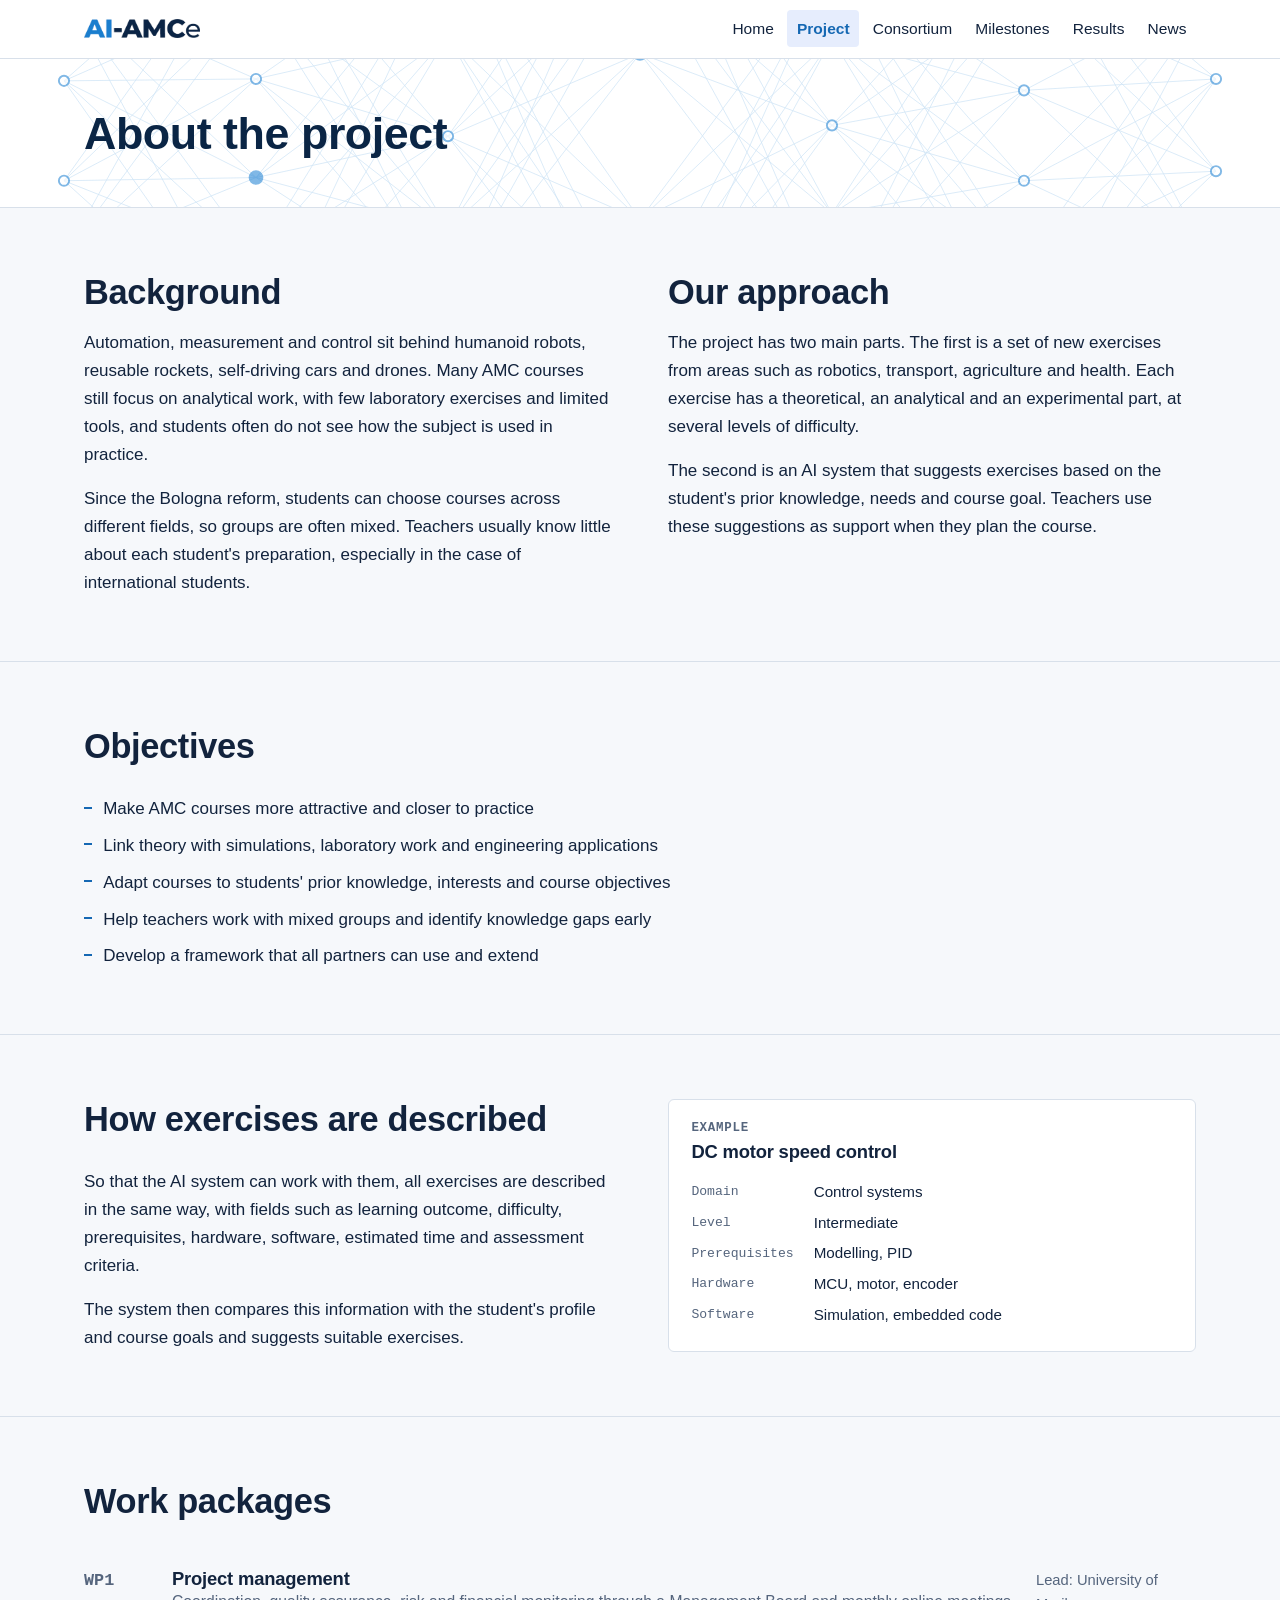
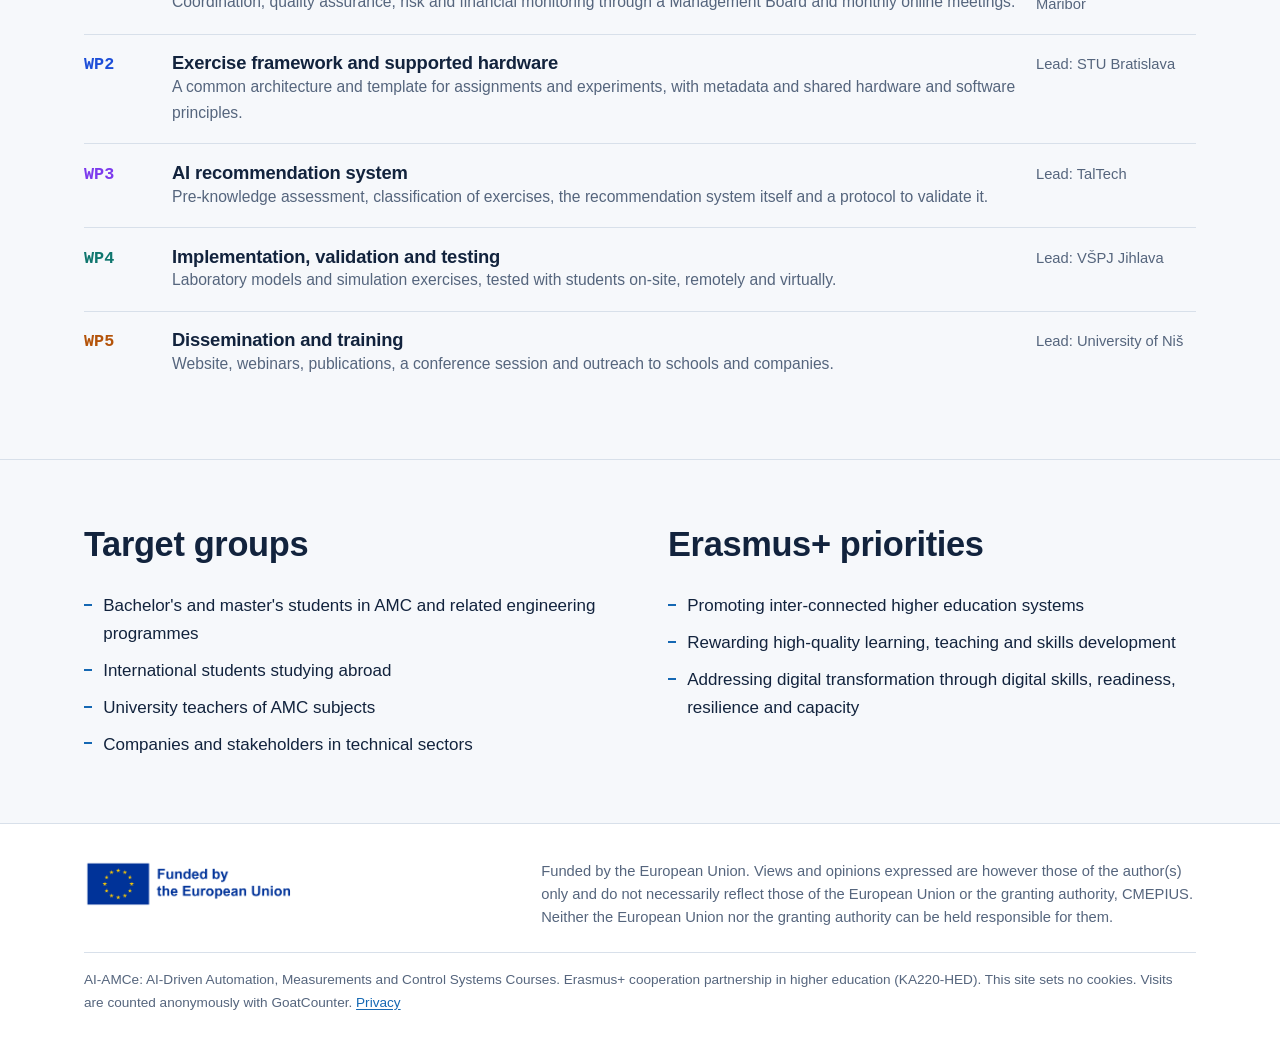
<file: site/project.html>
<!doctype html>
<html lang="en">
<head>
<meta charset="utf-8">
<meta name="viewport" content="width=device-width, initial-scale=1, viewport-fit=cover">
<title>Project | AI-AMCe</title>
<meta name="description" content="Why AI-AMCe exists, how the AI recommendation system works and how the work is organised.">
<meta property="og:type" content="website">
<meta property="og:site_name" content="AI-AMCe">
<meta property="og:title" content="Project | AI-AMCe">
<meta property="og:description" content="Why AI-AMCe exists, how the AI recommendation system works and how the work is organised.">
<meta property="og:url" content="https://ai-amce.feri.um.si/project.html">
<meta property="og:image" content="https://ai-amce.feri.um.si/assets/img/og-image.jpg">
<link rel="canonical" href="https://ai-amce.feri.um.si/project.html">
<link rel="icon" href="assets/img/favicon.svg" type="image/svg+xml">
<link rel="stylesheet" href="assets/css/site.css">
<script data-goatcounter="https://ai-amce.goatcounter.com/count" async src="//gc.zgo.at/count.js"></script>

</head>
<body>
<a class="skip" href="#main">Skip to content</a>
<header class="site-header"><div class="wrap">
<a class="brand" href="index.html"><picture><source srcset="assets/img/logo-header-dark.webp" media="(prefers-color-scheme: dark)"><img src="assets/img/logo-header.webp" alt="AI-AMCe home" width="640" height="106"></picture></a>
<nav class="nav" aria-label="Main"><a href="index.html">Home</a><a href="project.html" aria-current="page">Project</a><a href="consortium.html">Consortium</a><a href="milestones.html">Milestones</a><a href="results.html">Results</a><a href="news.html">News</a></nav>
</div></header>
<main id="main">
<div class="band page-head"><div class="wrap"><h1>About the project</h1></div></div>

<section class="section"><div class="wrap split">
<div class="prose">
<h2>Background</h2>
<p>Automation, measurement and control sit behind humanoid robots, reusable rockets, self-driving cars and drones. Many AMC courses still focus on analytical work, with few laboratory exercises and limited tools, and students often do not see how the subject is used in practice.</p>
<p>Since the Bologna reform, students can choose courses across different fields, so groups are often mixed. Teachers usually know little about each student's preparation, especially in the case of international students.</p>
</div>
<div class="prose">
<h2>Our approach</h2>
<p>The project has two main parts. The first is a set of new exercises from areas such as robotics, transport, agriculture and health. Each exercise has a theoretical, an analytical and an experimental part, at several levels of difficulty.</p>
<p>The second is an AI system that suggests exercises based on the student's prior knowledge, needs and course goal. Teachers use these suggestions as support when they plan the course.</p>
</div>
</div></section>

<section class="section"><div class="wrap">
<div class="section-head"><h2>Objectives</h2></div>
<ul class="ticks">
<li>Make AMC courses more attractive and closer to practice</li>
<li>Link theory with simulations, laboratory work and engineering applications</li>
<li>Adapt courses to students' prior knowledge, interests and course objectives</li>
<li>Help teachers work with mixed groups and identify knowledge gaps early</li>
<li>Develop a framework that all partners can use and extend</li>
</ul>
</div></section>

<section class="section"><div class="wrap split">
<div>
<div class="section-head"><h2>How exercises are described</h2></div>
<div class="prose">
<p>So that the AI system can work with them, all exercises are described in the same way, with fields such as learning outcome, difficulty, prerequisites, hardware, software, estimated time and assessment criteria.</p>
<p>The system then compares this information with the student's profile and course goals and suggests suitable exercises.</p>
</div>
</div>
<aside class="record" aria-label="Example exercise record">
<p class="eyebrow">Example</p>
<h3>DC motor speed control</h3>
<dl>
<dt>Domain</dt><dd>Control systems</dd>
<dt>Level</dt><dd>Intermediate</dd>
<dt>Prerequisites</dt><dd>Modelling, PID</dd>
<dt>Hardware</dt><dd>MCU, motor, encoder</dd>
<dt>Software</dt><dd>Simulation, embedded code</dd>
</dl>
</aside>
</div></section>

<section class="section"><div class="wrap">
<div class="section-head"><h2>Work packages</h2></div>
<ol class="wps"><li class="wp wp-1"><span class="id">WP1</span><div><h3>Project management</h3><p>Coordination, quality assurance, risk and financial monitoring through a Management Board and monthly online meetings.</p></div><span class="lead">Lead: University of Maribor</span></li><li class="wp wp-2"><span class="id">WP2</span><div><h3>Exercise framework and supported hardware</h3><p>A common architecture and template for assignments and experiments, with metadata and shared hardware and software principles.</p></div><span class="lead">Lead: STU Bratislava</span></li><li class="wp wp-3"><span class="id">WP3</span><div><h3>AI recommendation system</h3><p>Pre-knowledge assessment, classification of exercises, the recommendation system itself and a protocol to validate it.</p></div><span class="lead">Lead: TalTech</span></li><li class="wp wp-4"><span class="id">WP4</span><div><h3>Implementation, validation and testing</h3><p>Laboratory models and simulation exercises, tested with students on-site, remotely and virtually.</p></div><span class="lead">Lead: VŠPJ Jihlava</span></li><li class="wp wp-5"><span class="id">WP5</span><div><h3>Dissemination and training</h3><p>Website, webinars, publications, a conference session and outreach to schools and companies.</p></div><span class="lead">Lead: University of Niš</span></li></ol>
</div></section>

<section class="section"><div class="wrap split">
<div>
<div class="section-head"><h2>Target groups</h2></div>
<ul class="ticks">
<li>Bachelor's and master's students in AMC and related engineering programmes</li>
<li>International students studying abroad</li>
<li>University teachers of AMC subjects</li>
<li>Companies and stakeholders in technical sectors</li>
</ul>
</div>
<div>
<div class="section-head"><h2>Erasmus+ priorities</h2></div>
<ul class="ticks">
<li>Promoting inter-connected higher education systems</li>
<li>Rewarding high-quality learning, teaching and skills development</li>
<li>Addressing digital transformation through digital skills, readiness, resilience and capacity</li>
</ul>
</div>
</div></section>

</main>
<footer class="site-footer"><div class="wrap">
<div><picture class="eu-mark"><source srcset="assets/img/eu-funded-dark.png" media="(prefers-color-scheme: dark)"><img src="assets/img/eu-funded.png" alt="Funded by the European Union" width="960" height="214"></picture></div>
<p class="disclaimer">Funded by the European Union. Views and opinions expressed are however those of the author(s) only and do not necessarily reflect those of the European Union or the granting authority, CMEPIUS. Neither the European Union nor the granting authority can be held responsible for them.</p>
<p class="meta">AI-AMCe: AI-Driven Automation, Measurements and Control Systems Courses. Erasmus+ cooperation partnership in higher education (KA220-HED). This site sets no cookies. Visits are counted anonymously with GoatCounter. <a href="privacy.html">Privacy</a></p>
</div></footer>
</body>
</html>
</file>
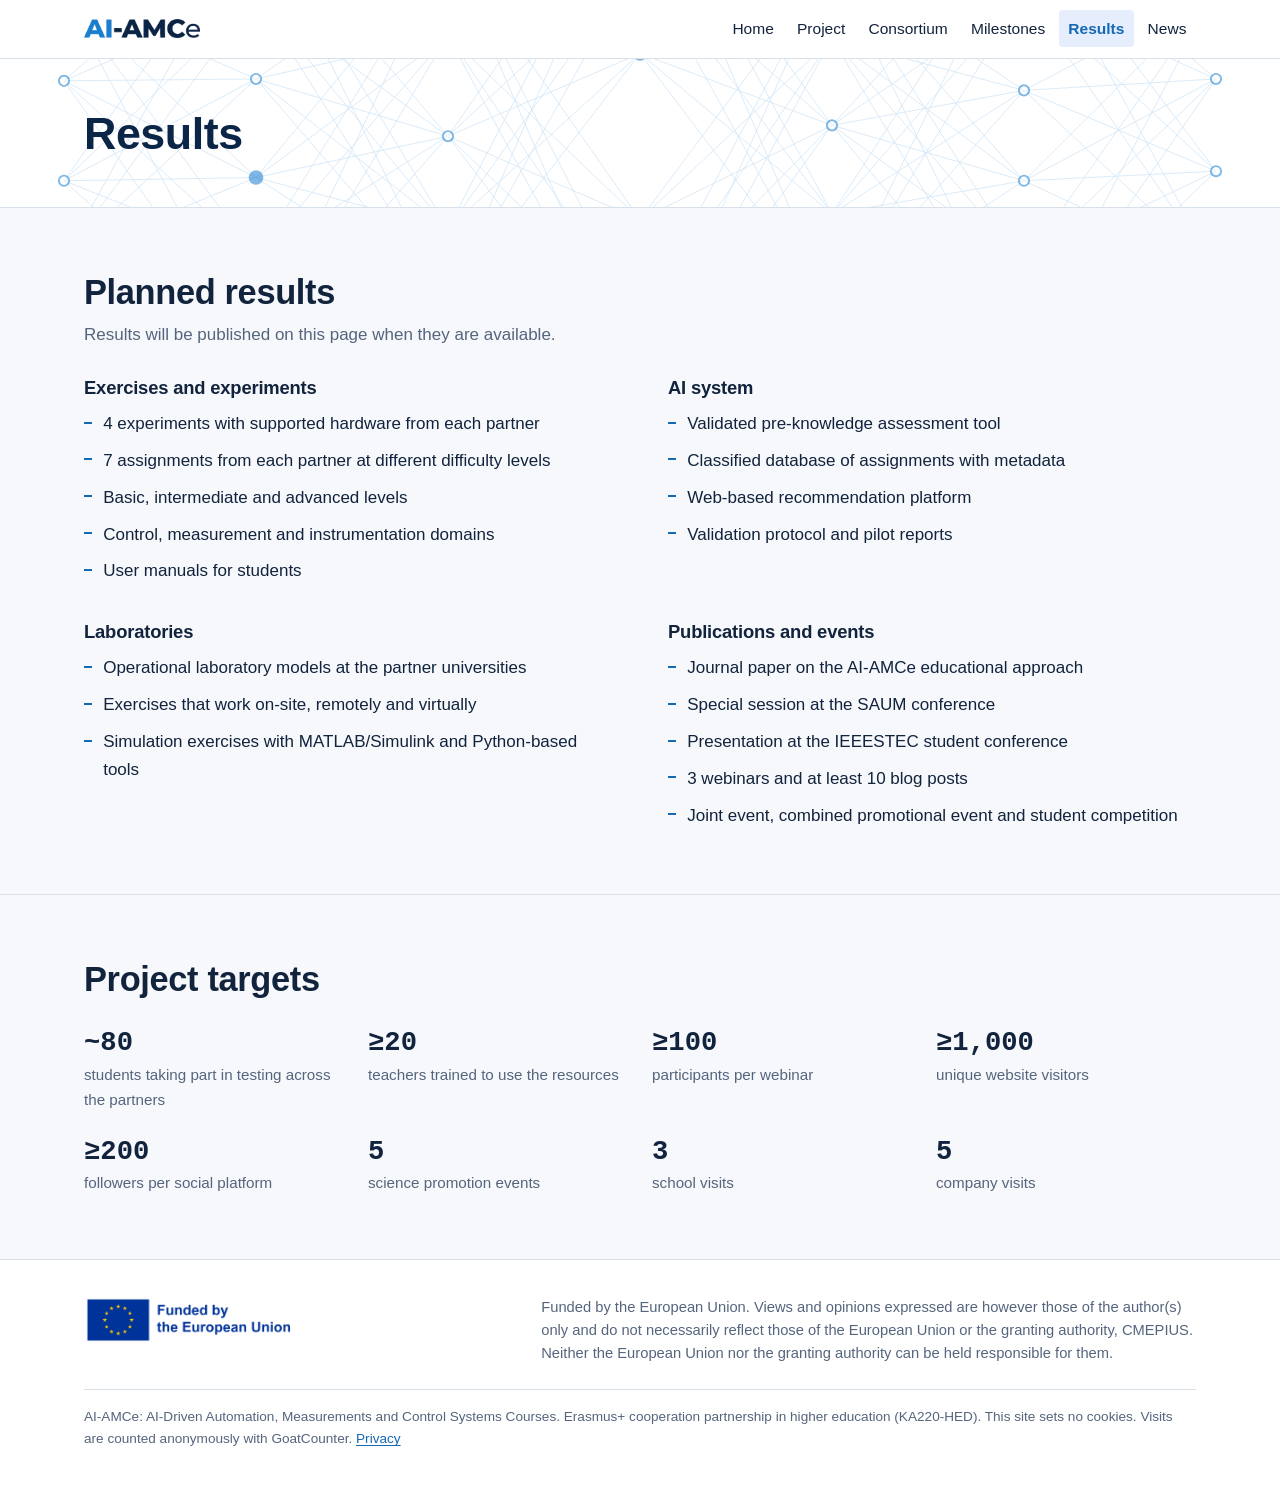
<file: site/results.html>
<!doctype html>
<html lang="en">
<head>
<meta charset="utf-8">
<meta name="viewport" content="width=device-width, initial-scale=1, viewport-fit=cover">
<title>Results | AI-AMCe</title>
<meta name="description" content="Planned outputs and targets of the AI-AMCe project.">
<meta property="og:type" content="website">
<meta property="og:site_name" content="AI-AMCe">
<meta property="og:title" content="Results | AI-AMCe">
<meta property="og:description" content="Planned outputs and targets of the AI-AMCe project.">
<meta property="og:url" content="https://ai-amce.feri.um.si/results.html">
<meta property="og:image" content="https://ai-amce.feri.um.si/assets/img/og-image.jpg">
<link rel="canonical" href="https://ai-amce.feri.um.si/results.html">
<link rel="icon" href="assets/img/favicon.svg" type="image/svg+xml">
<link rel="stylesheet" href="assets/css/site.css">
<script data-goatcounter="https://ai-amce.goatcounter.com/count" async src="//gc.zgo.at/count.js"></script>

</head>
<body>
<a class="skip" href="#main">Skip to content</a>
<header class="site-header"><div class="wrap">
<a class="brand" href="index.html"><picture><source srcset="assets/img/logo-header-dark.webp" media="(prefers-color-scheme: dark)"><img src="assets/img/logo-header.webp" alt="AI-AMCe home" width="640" height="106"></picture></a>
<nav class="nav" aria-label="Main"><a href="index.html">Home</a><a href="project.html">Project</a><a href="consortium.html">Consortium</a><a href="milestones.html">Milestones</a><a href="results.html" aria-current="page">Results</a><a href="news.html">News</a></nav>
</div></header>
<main id="main">
<div class="band page-head"><div class="wrap"><h1>Results</h1></div></div>

<section class="section"><div class="wrap">
<div class="section-head"><h2>Planned results</h2>
<p class="muted">Results will be published on this page when they are available.</p></div>
<div class="outputs">
<div><h3>Exercises and experiments</h3><ul class="ticks">
<li>4 experiments with supported hardware from each partner</li>
<li>7 assignments from each partner at different difficulty levels</li>
<li>Basic, intermediate and advanced levels</li>
<li>Control, measurement and instrumentation domains</li>
<li>User manuals for students</li>
</ul></div>
<div><h3>AI system</h3><ul class="ticks">
<li>Validated pre-knowledge assessment tool</li>
<li>Classified database of assignments with metadata</li>
<li>Web-based recommendation platform</li>
<li>Validation protocol and pilot reports</li>
</ul></div>
<div><h3>Laboratories</h3><ul class="ticks">
<li>Operational laboratory models at the partner universities</li>
<li>Exercises that work on-site, remotely and virtually</li>
<li>Simulation exercises with MATLAB/Simulink and Python-based tools</li>
</ul></div>
<div><h3>Publications and events</h3><ul class="ticks">
<li>Journal paper on the AI-AMCe educational approach</li>
<li>Special session at the SAUM conference</li>
<li>Presentation at the IEEESTEC student conference</li>
<li>3 webinars and at least 10 blog posts</li>
<li>Joint event, combined promotional event and student competition</li>
</ul></div>
</div>
</div></section>

<section class="section"><div class="wrap">
<div class="section-head"><h2>Project targets</h2></div>
<dl class="targets">
<div><dt>~80</dt><dd>students taking part in testing across the partners</dd></div>
<div><dt>≥20</dt><dd>teachers trained to use the resources</dd></div>
<div><dt>≥100</dt><dd>participants per webinar</dd></div>
<div><dt>≥1,000</dt><dd>unique website visitors</dd></div>
<div><dt>≥200</dt><dd>followers per social platform</dd></div>
<div><dt>5</dt><dd>science promotion events</dd></div>
<div><dt>3</dt><dd>school visits</dd></div>
<div><dt>5</dt><dd>company visits</dd></div>
</dl>
</div></section>

</main>
<footer class="site-footer"><div class="wrap">
<div><picture class="eu-mark"><source srcset="assets/img/eu-funded-dark.png" media="(prefers-color-scheme: dark)"><img src="assets/img/eu-funded.png" alt="Funded by the European Union" width="960" height="214"></picture></div>
<p class="disclaimer">Funded by the European Union. Views and opinions expressed are however those of the author(s) only and do not necessarily reflect those of the European Union or the granting authority, CMEPIUS. Neither the European Union nor the granting authority can be held responsible for them.</p>
<p class="meta">AI-AMCe: AI-Driven Automation, Measurements and Control Systems Courses. Erasmus+ cooperation partnership in higher education (KA220-HED). This site sets no cookies. Visits are counted anonymously with GoatCounter. <a href="privacy.html">Privacy</a></p>
</div></footer>
</body>
</html>
</file>
<file: site/assets/css/site.css>
/* AI-AMCe project site.
   Layout concept: an engineering schematic. The logo banner opens the page, white in light mode and navy in
   dark mode, the closed-loop diagram sits on a grey panel, and mono type carries data and dates. */
:root {
  --paper: #f6f8fb;
  --surface: #ffffff;
  --ink: #12233d;
  --muted: #55657d;
  --rule: #d8e0ea;
  --accent: #1568b3;
  --accent-soft: #e6edfd;
  --signal: #ffcc00;
  --band: #ffffff;
  --band-2: #123f8c;
  --band-ink: #0a2545;
  --band-muted: #44546c;
  --band-art: url("../img/network.svg");
  --panel: #e3e7ec;
  --tile: #ffffff;
  --tile-dark: #12233d;
  --wp1: #55657d;
  --wp2: #1d4ed8;
  --wp3: #7c3aed;
  --wp4: #0f766e;
  --wp5: #b45309;
  --font-display: "Avenir Next", "Segoe UI Variable Display", "Segoe UI", Roboto, "Helvetica Neue", "Liberation Sans", Arial, sans-serif;
  --font-body: "Segoe UI", Roboto, "Helvetica Neue", "Liberation Sans", Arial, sans-serif;
  --font-mono: ui-monospace, "SF Mono", "Cascadia Mono", Menlo, Consolas, "Liberation Mono", monospace;
  --wrap: 72rem;
}
@media (prefers-color-scheme: dark) {
  :root:not([data-theme="light"]) {
    --paper: #0c1524; --surface: #131f33; --ink: #e8eef8; --muted: #a2b1c7; --rule: #27364e;
    --accent: #5aaff0; --accent-soft: #1b2c4d; --band: #0a2545; --band-2: #143a7e;
    --band-ink: #ffffff; --band-muted: #c4d3ee; --band-art: url("../img/network-dark.svg");
    --panel: #242b36;
    --wp1: #a2b1c7; --wp2: #8db0ff; --wp3: #b99bff; --wp4: #4fd1c0; --wp5: #f0ae5a;
    color-scheme: dark;
  }
}
:root[data-theme="dark"] {
  --paper: #0c1524; --surface: #131f33; --ink: #e8eef8; --muted: #a2b1c7; --rule: #27364e;
  --accent: #5aaff0; --accent-soft: #1b2c4d; --band: #0a2545; --band-2: #143a7e;
  --band-ink: #ffffff; --band-muted: #c4d3ee; --band-art: url("../img/network-dark.svg");
  --panel: #242b36;
  --wp1: #a2b1c7; --wp2: #8db0ff; --wp3: #b99bff; --wp4: #4fd1c0; --wp5: #f0ae5a;
  color-scheme: dark;
}

*, *::before, *::after { box-sizing: border-box; }
html { -webkit-text-size-adjust: 100%; scroll-behavior: smooth; scroll-padding-top: 5rem; }
body {
  margin: 0;
  background: var(--paper);
  color: var(--ink);
  font: 1.0625rem/1.65 var(--font-body);
}
img, svg { max-width: 100%; }
h1, h2, h3 { font-family: var(--font-display); line-height: 1.18; text-wrap: balance; margin: 0; letter-spacing: -0.01em; }
h1 { font-size: clamp(2.1rem, 4.6vw, 3.4rem); font-weight: 700; }
h2 { font-size: clamp(1.6rem, 3vw, 2.15rem); font-weight: 700; }
h3 { font-size: 1.15rem; font-weight: 650; }
p { margin: 0; }
a { color: var(--accent); text-underline-offset: 0.18em; }
a:hover { text-decoration-thickness: 2px; }
:focus-visible { outline: 3px solid var(--signal); outline-offset: 2px; border-radius: 2px; }

.wrap {
  max-width: var(--wrap);
  margin-inline: auto;
  padding-left: max(20px, env(safe-area-inset-left, 0px));
  padding-right: max(20px, env(safe-area-inset-right, 0px));
}
.skip { position: absolute; left: -999px; }
.skip:focus { left: 12px; top: 12px; z-index: 30; background: var(--surface); padding: 8px 12px; }

.eyebrow {
  font: 600 0.78rem/1.4 var(--font-mono);
  letter-spacing: 0.06em;
  text-transform: uppercase;
  color: var(--muted);
}
.lede { font-size: 1.2rem; line-height: 1.55; max-width: 44rem; }
.prose { max-width: 42rem; display: grid; gap: 1rem; align-content: start; }
.muted { color: var(--muted); }
.mono { font-family: var(--font-mono); font-variant-numeric: tabular-nums; }

/* Header */
.site-header {
  position: sticky; top: 0; z-index: 20;
  background: var(--surface);
  border-bottom: 1px solid var(--rule);
}
.site-header .wrap {
  display: flex; flex-wrap: wrap; align-items: center; justify-content: space-between;
  gap: 0.25rem 1.5rem; padding-block: 0.65rem;
}
.brand img { display: block; width: auto; height: 1.2rem; }
.nav { display: flex; flex-wrap: wrap; gap: 0.1rem 0.25rem; }
.nav a {
  color: var(--ink); text-decoration: none; font-size: 0.97rem; font-weight: 500;
  padding: 0.35rem 0.6rem; border-radius: 4px;
}
.nav a:hover { background: var(--accent-soft); }
.nav a[aria-current="page"] { color: var(--accent); background: var(--accent-soft); font-weight: 650; }

/* Same colour as the logo banner's background in each mode, so the two join without an edge */
.band { color: var(--band-ink); background-color: var(--band); }
.band .eyebrow { color: var(--band-muted); }
.band a { color: inherit; }
.hero-banner { font-size: 0; }
.hero-banner img { display: block; width: 100%; max-width: 2000px; height: clamp(16rem, 40vw, 34rem); margin-inline: auto; object-fit: cover; }
.hero-text { display: grid; gap: 1rem; justify-items: center; text-align: center; padding-block: 0 clamp(2.5rem, 5vw, 4rem); }
.hero .lede { color: var(--band-muted); }
.page-head { background: var(--band) var(--band-art) center / cover no-repeat; border-bottom: 1px solid var(--rule); }
.page-head .wrap { display: grid; gap: 0.75rem; padding-block: clamp(2rem, 4vw, 3rem); }
.page-head h1 { font-size: clamp(1.9rem, 3.8vw, 2.8rem); }
.page-head .lede { color: var(--band-muted); }

/* Closed-loop diagram */
.schematic { background: var(--panel); }
.schematic .wrap { display: grid; gap: 2rem; padding-block: clamp(2rem, 4vw, 3rem); }
.loop { display: block; width: 100%; height: auto; }
.loop-tall { display: none; max-width: 22rem; margin-inline: auto; }
.loop text { font-family: var(--font-body); fill: var(--band-ink); }
.loop .t-title { font: 650 17px var(--font-display); fill: #fff; }
.loop .t-sub { font-size: 12.5px; fill: #fff; }
.loop .t-sig { font: 500 12.5px var(--font-mono); fill: var(--accent); }
.loop .block { fill: var(--band-2); stroke: rgba(255,255,255,0.45); stroke-width: 1.2; }
/* Fixed values, not --wp tokens: those lighten in dark mode and the white text needs these. */
.loop .step-diagnose .block { fill: #0f766e; }
.loop .step-classify .block { fill: #7c3aed; }
.loop .step-recommend .block { fill: var(--signal); stroke: none; }
.loop .step-recommend text { fill: #12233d; }
.loop .step-learn .block { fill: #b45309; }
.loop .step-validate .block { fill: #1d4ed8; }
.loop .wire { fill: none; stroke: var(--muted); stroke-width: 1.6; }
.loop .fb { stroke: var(--accent); stroke-dasharray: 6 5; }
.loop .head { fill: var(--muted); }
.loop .head-fb { fill: var(--accent); }
.loop .pulse { fill: var(--accent); animation: travel 11s linear infinite; }
.loop-wide .pulse { offset-path: path("M0,104 H986 V224 H62 V122"); }
.loop-tall .pulse { offset-path: path("M30,0 V60 H176 V444 H30 V78"); }
@keyframes travel { from { offset-distance: 0%; } to { offset-distance: 100%; } }
@media (prefers-reduced-motion: reduce) {
  .loop .pulse { animation: none; display: none; }
  html { scroll-behavior: auto; }
}

/* EU acknowledgement */
/* The official file, scaled only: the EU rules do not allow changes to the emblem or its text. */
.eu-mark img { display: block; width: auto; height: 3rem; }

/* Sections */
.section { padding-block: clamp(2.5rem, 5vw, 4rem); }
.section + .section { border-top: 1px solid var(--rule); }
.section-head { display: grid; gap: 0.5rem; margin-bottom: 1.75rem; max-width: 46rem; }
.split { display: grid; grid-template-columns: repeat(2, minmax(0, 1fr)); gap: 2.5rem 3.5rem; }
.split > * { min-width: 0; }

/* Facts ribbon */
.facts { display: grid; grid-template-columns: repeat(5, minmax(0, 1fr)); gap: 0; margin: 0; }
.facts div { padding: 1.25rem 1rem; border-left: 1px solid var(--rule); }
.facts div:first-child { border-left: 0; padding-left: 0; }
.facts dt { font: 700 clamp(1.6rem, 3vw, 2.2rem)/1.1 var(--font-mono); font-variant-numeric: tabular-nums; letter-spacing: -0.02em; }
.facts dd { margin: 0.2rem 0 0; color: var(--muted); font-size: 0.95rem; }

/* Logos */
.logos { display: grid; grid-template-columns: repeat(6, minmax(0, 1fr)); gap: 0.75rem; list-style: none; margin: 0; padding: 0; }
.logos li { min-width: 0; display: grid; gap: 0.5rem; align-content: start; }
.logo-tile {
  display: grid; place-items: center;
  height: 8rem; padding: 0.9rem;
  background: var(--tile);
  border: 1px solid var(--rule); border-radius: 6px;
}
a.logo-tile:hover { border-color: var(--accent); }
.logo-tile.reversed { background: var(--tile-dark); border-color: var(--tile-dark); }
.logo-tile img { display: block; width: 100%; height: 6.2rem; object-fit: contain; }
.logos .where { font-size: 0.86rem; line-height: 1.35; color: var(--muted); }
.logos .where b { display: block; color: var(--ink); font-weight: 650; }

/* Partner list */
.partners { display: grid; gap: 0; list-style: none; margin: 0; padding: 0; }
.partner {
  display: grid; grid-template-columns: 11rem minmax(0, 1fr); gap: 1.75rem;
  padding-block: 1.75rem; border-top: 1px solid var(--rule);
}
.partner:first-child { border-top: 0; padding-top: 0; }
.partner .body { display: grid; gap: 0.4rem; min-width: 0; align-content: start; }
.tags { display: flex; flex-wrap: wrap; gap: 0.35rem; }
.tag {
  font: 600 0.74rem/1 var(--font-mono);
  padding: 0.3rem 0.45rem; border-radius: 3px;
  background: var(--accent-soft); color: var(--accent);
}
.tag.wp1 { color: var(--wp1); } .tag.wp2 { color: var(--wp2); } .tag.wp3 { color: var(--wp3); }
.tag.wp4 { color: var(--wp4); } .tag.wp5 { color: var(--wp5); }

/* Tables */
.table-scroll { overflow-x: auto; }
table { width: 100%; border-collapse: collapse; font-size: 0.98rem; }
th, td { text-align: left; padding: 0.6rem 0.9rem 0.6rem 0; border-bottom: 1px solid var(--rule); vertical-align: top; }
th { font: 600 0.76rem/1.3 var(--font-mono); letter-spacing: 0.05em; text-transform: uppercase; color: var(--muted); }

/* Work packages: a real sequence */
.wps { display: grid; gap: 0; list-style: none; margin: 0; padding: 0; }
.wp { display: grid; grid-template-columns: 4.5rem minmax(0, 1fr) 10rem; gap: 1rem; padding-block: 1.1rem; border-top: 1px solid var(--rule); }
.wp:first-child { border-top: 0; }
.wp .id { font: 700 1.05rem/1.5 var(--font-mono); }
.wp .lead { font-size: 0.92rem; color: var(--muted); }
.wp p { color: var(--muted); font-size: 0.98rem; }
.wp-1 .id { color: var(--wp1); } .wp-2 .id { color: var(--wp2); } .wp-3 .id { color: var(--wp3); }
.wp-4 .id { color: var(--wp4); } .wp-5 .id { color: var(--wp5); }

/* Exercise record */
.record { background: var(--surface); border: 1px solid var(--rule); border-radius: 6px; padding: 1.25rem 1.4rem; }
.record h3 { margin-top: 0.2rem; }
.record dl { display: grid; grid-template-columns: max-content minmax(0, 1fr); gap: 0.35rem 1.25rem; margin: 1rem 0 0; font-size: 0.95rem; }
.record dt { font-family: var(--font-mono); font-size: 0.82rem; color: var(--muted); padding-top: 0.15rem; }
.record dd { margin: 0; }

.ticks { display: grid; gap: 0.55rem; padding: 0; margin: 0; list-style: none; }
.ticks li { padding-left: 1.2rem; position: relative; }
.ticks li::before { content: ""; position: absolute; left: 0; top: 0.68em; width: 0.5rem; height: 2px; background: var(--accent); }

/* Status */
.status { font: 600 0.72rem/1 var(--font-mono); padding: 0.28rem 0.42rem; border-radius: 3px; white-space: nowrap; }
.status.done { color: var(--wp4); background: var(--accent-soft); }
.status.active { color: #12233d; background: var(--signal); }
.status.upcoming { color: var(--muted); border: 1px solid var(--rule); }

/* Milestone rail */
.rail { list-style: none; margin: 0; padding: 0; display: grid; }
.rail li {
  display: grid; grid-template-columns: 8.5rem 1.5rem minmax(0, 1fr); gap: 0 0.75rem;
  padding-bottom: 1.15rem; position: relative;
}
.rail .when { font: 500 0.88rem/1.5 var(--font-mono); color: var(--muted); font-variant-numeric: tabular-nums; }
.rail .dot { position: relative; display: block; }
.rail .dot::before {
  content: ""; position: absolute; left: 50%; top: 0.35rem; width: 0.8rem; height: 0.8rem;
  transform: translateX(-50%); border-radius: 50%;
  background: var(--paper); border: 2px solid var(--c, var(--accent)); z-index: 1;
}
.rail li.done .dot::before { background: var(--c, var(--accent)); }
.rail li.active .dot::before { background: var(--signal); }
.rail .dot::after { content: ""; position: absolute; left: 50%; top: 0.4rem; bottom: -1.6rem; width: 2px; transform: translateX(-50%); background: var(--rule); }
.rail li:last-child .dot::after { display: none; }
.rail .what { display: grid; gap: 0.15rem; min-width: 0; }
.rail .what b { font-weight: 650; }
.rail .what span { color: var(--muted); font-size: 0.93rem; }
.year-mark { font: 700 1.05rem var(--font-mono); padding: 0.4rem 0 0.8rem; }

/* Gantt */
.gantt-scroll { overflow-x: auto; background: var(--surface); border: 1px solid var(--rule); border-radius: 6px; }
.gantt { --label: 19rem; position: relative; min-width: 56rem; font-size: 0.86rem; }
.gantt-years { display: grid; grid-template-columns: var(--label) minmax(0, 1fr); border-bottom: 1px solid var(--rule); }
.gantt-years .ruler { position: relative; height: 2rem; }
.gantt-years .y { position: absolute; top: 0; bottom: 0; padding: 0.4rem 0 0 0.35rem; border-left: 1px solid var(--rule); font: 600 0.8rem var(--font-mono); color: var(--muted); }
.gantt-group { padding: 0.55rem 0.8rem 0.25rem; font-weight: 650; font-family: var(--font-display); }
.gantt-group.wp-2 { color: var(--wp2); } .gantt-group.wp-3 { color: var(--wp3); }
.gantt-group.wp-4 { color: var(--wp4); } .gantt-group.wp-5 { color: var(--wp5); }
.gantt-row { display: grid; grid-template-columns: var(--label) minmax(0, 1fr); align-items: center; }
.gantt-row .name { padding: 0.3rem 0.8rem; line-height: 1.3; min-width: 0; }
.gantt-row .name small { display: block; font: 0.74rem var(--font-mono); color: var(--muted); }
.gantt-row .track { position: relative; height: 1.9rem; }
.gantt-row .bar { position: absolute; top: 0.5rem; height: 0.9rem; min-width: 7px; border-radius: 2px; background: var(--c); }
.gantt-row.upcoming .bar { opacity: 0.55; }
.gantt-row.active .bar { outline: 2px solid var(--signal); outline-offset: 1px; }
.gantt-guide { position: absolute; top: 2rem; bottom: 0; width: 1px; background: var(--rule); pointer-events: none; }
.gantt-today { position: absolute; top: 0; bottom: 0; width: 2px; background: var(--signal); pointer-events: none; }
.gantt-today span { position: absolute; top: 0.3rem; left: 5px; font: 700 0.72rem var(--font-mono); background: var(--signal); color: #12233d; padding: 0.1rem 0.3rem; border-radius: 2px; }

/* Targets */
.targets { display: grid; grid-template-columns: repeat(4, minmax(0, 1fr)); gap: 1.5rem; margin: 0; }
.targets dt { font: 700 1.7rem/1.15 var(--font-mono); font-variant-numeric: tabular-nums; }
.targets dd { margin: 0.2rem 0 0; color: var(--muted); font-size: 0.95rem; }

/* Output groups */
.outputs { display: grid; grid-template-columns: repeat(2, minmax(0, 1fr)); gap: 2.25rem 3.5rem; }
.outputs > * { min-width: 0; display: grid; gap: 0.7rem; align-content: start; }

/* News */
.post { display: grid; grid-template-columns: 8.5rem minmax(0, 1fr); gap: 0.75rem 1.5rem; }
.post + .post { margin-top: 2rem; padding-top: 2rem; border-top: 1px solid var(--rule); }
.post time { font: 500 0.88rem/1.7 var(--font-mono); color: var(--muted); }
.post .prose { min-width: 0; }
.post figure { margin: 0; }
.post figure img { display: block; width: 100%; height: auto; border-radius: 4px; }
.post figcaption { margin-top: 0.4rem; font-size: 0.88rem; color: var(--muted); }

/* Footer */
.site-footer { background: var(--surface); border-top: 1px solid var(--rule); font-size: 0.92rem; }
.site-footer .wrap { display: grid; grid-template-columns: minmax(0, 1fr) minmax(0, 1.6fr); gap: 1.5rem 3rem; padding-block: 2.25rem; }
.site-footer .disclaimer { color: var(--muted); line-height: 1.55; }
.site-footer .meta { grid-column: 1 / -1; color: var(--muted); border-top: 1px solid var(--rule); padding-top: 1rem; font-size: 0.85rem; }

/* Responsive */
@media (max-width: 62rem) {
  .logos { grid-template-columns: repeat(3, minmax(0, 1fr)); }
  .facts { grid-template-columns: repeat(3, minmax(0, 1fr)); }
  .facts div:nth-child(4) { border-left: 0; padding-left: 0; }
  .targets { grid-template-columns: repeat(2, minmax(0, 1fr)); }
}
@media (max-width: 46rem) {
  body { font-size: 1rem; }
  .split, .outputs { grid-template-columns: minmax(0, 1fr); }
  .loop-wide { display: none; }
  .loop-tall { display: block; }
  .partner { grid-template-columns: minmax(0, 1fr); gap: 0.9rem; }
  .partner .logo-tile { max-width: 13rem; }
  .wp { grid-template-columns: 3.5rem minmax(0, 1fr); }
  .wp .lead { grid-column: 2; }
  .post { grid-template-columns: minmax(0, 1fr); }
  .site-footer .wrap { grid-template-columns: minmax(0, 1fr); }
  .site-header { position: static; }
}
@media (max-width: 30rem) {
  .brand img { height: 1.15rem; }
  .logos { grid-template-columns: repeat(2, minmax(0, 1fr)); }
  .facts { grid-template-columns: repeat(2, minmax(0, 1fr)); }
  .facts div, .facts div:nth-child(4) { border-left: 0; padding: 0.9rem 0.75rem 0.9rem 0; }
  .rail li { grid-template-columns: 1.5rem minmax(0, 1fr); gap: 0 0.6rem; }
  .rail .when { grid-column: 2; grid-row: 1; }
  .rail .dot { grid-column: 1; grid-row: 1 / span 2; }
  .rail .what { grid-column: 2; grid-row: 2; }
}

/* Privacy page */
.privacy h2 { font-size: 1.35rem; margin-top: 0.75rem; }
.privacy h2:first-child { margin-top: 0; }
</file>
